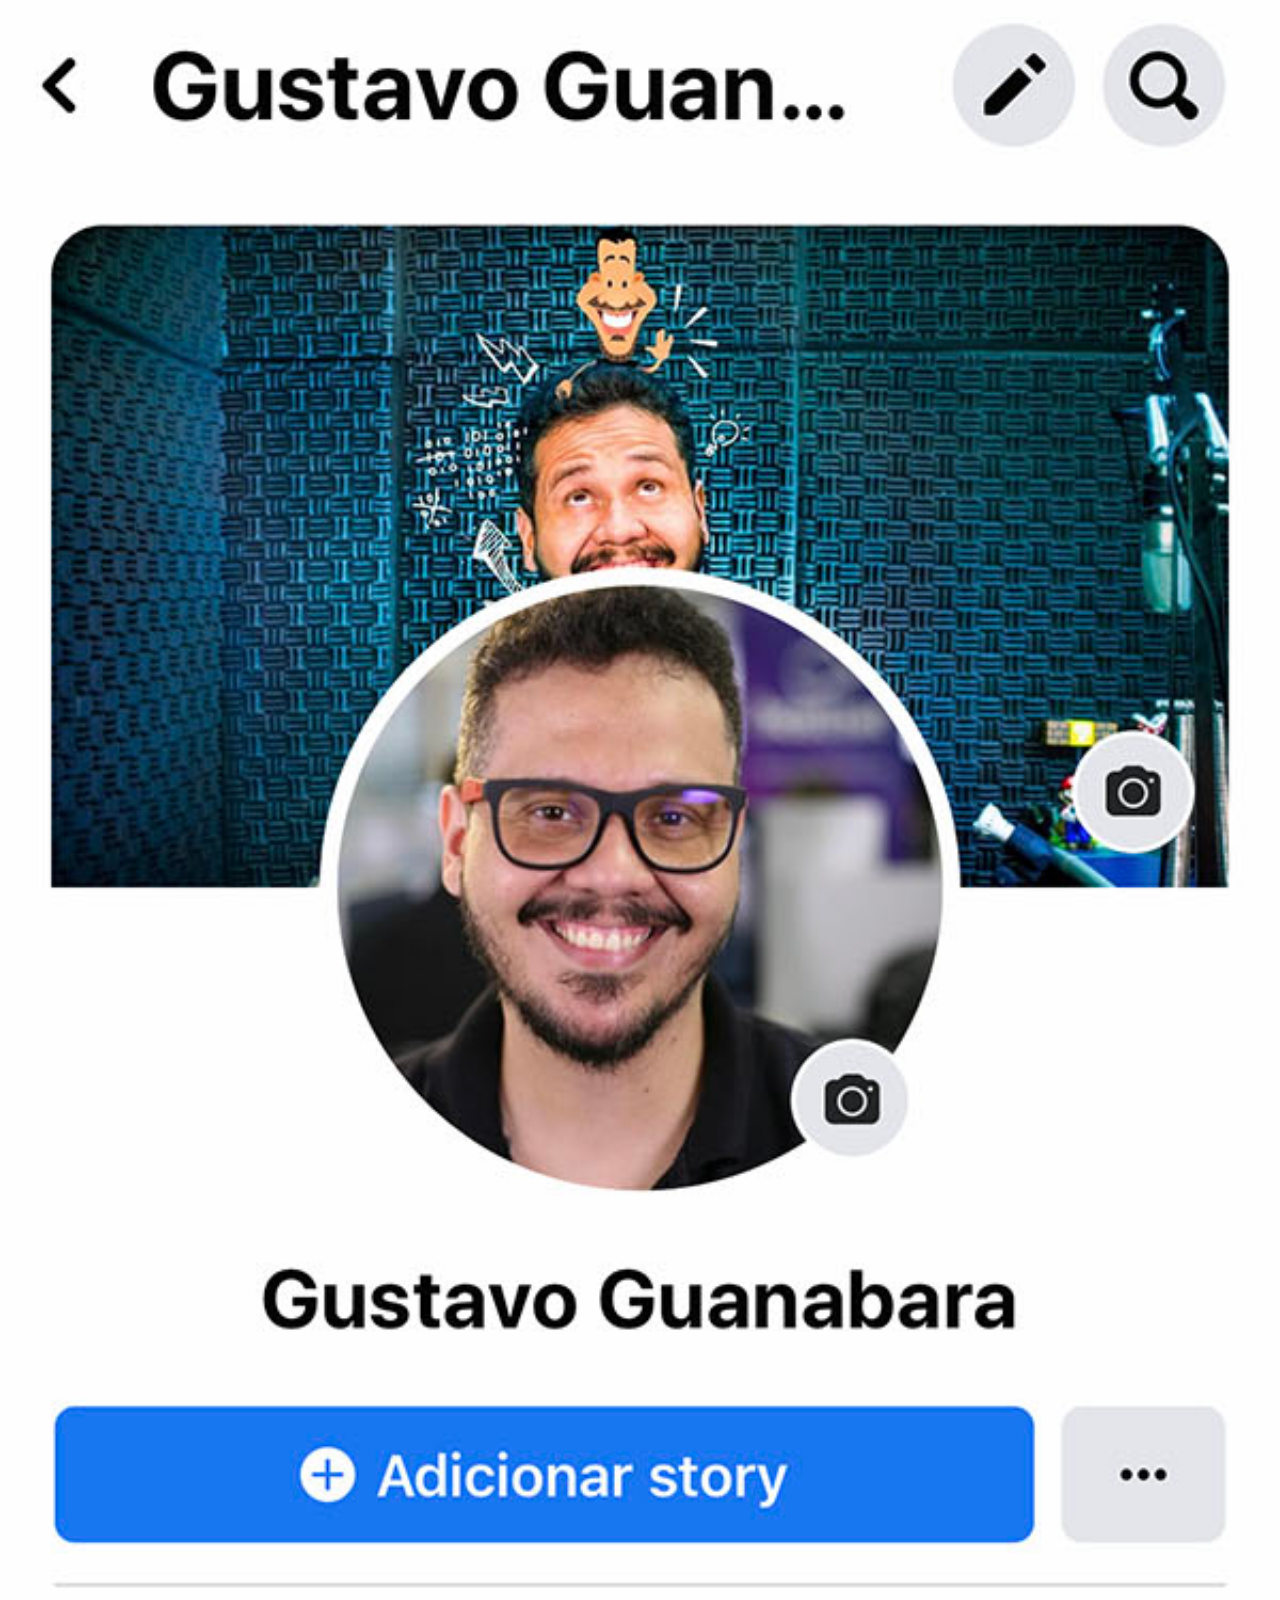
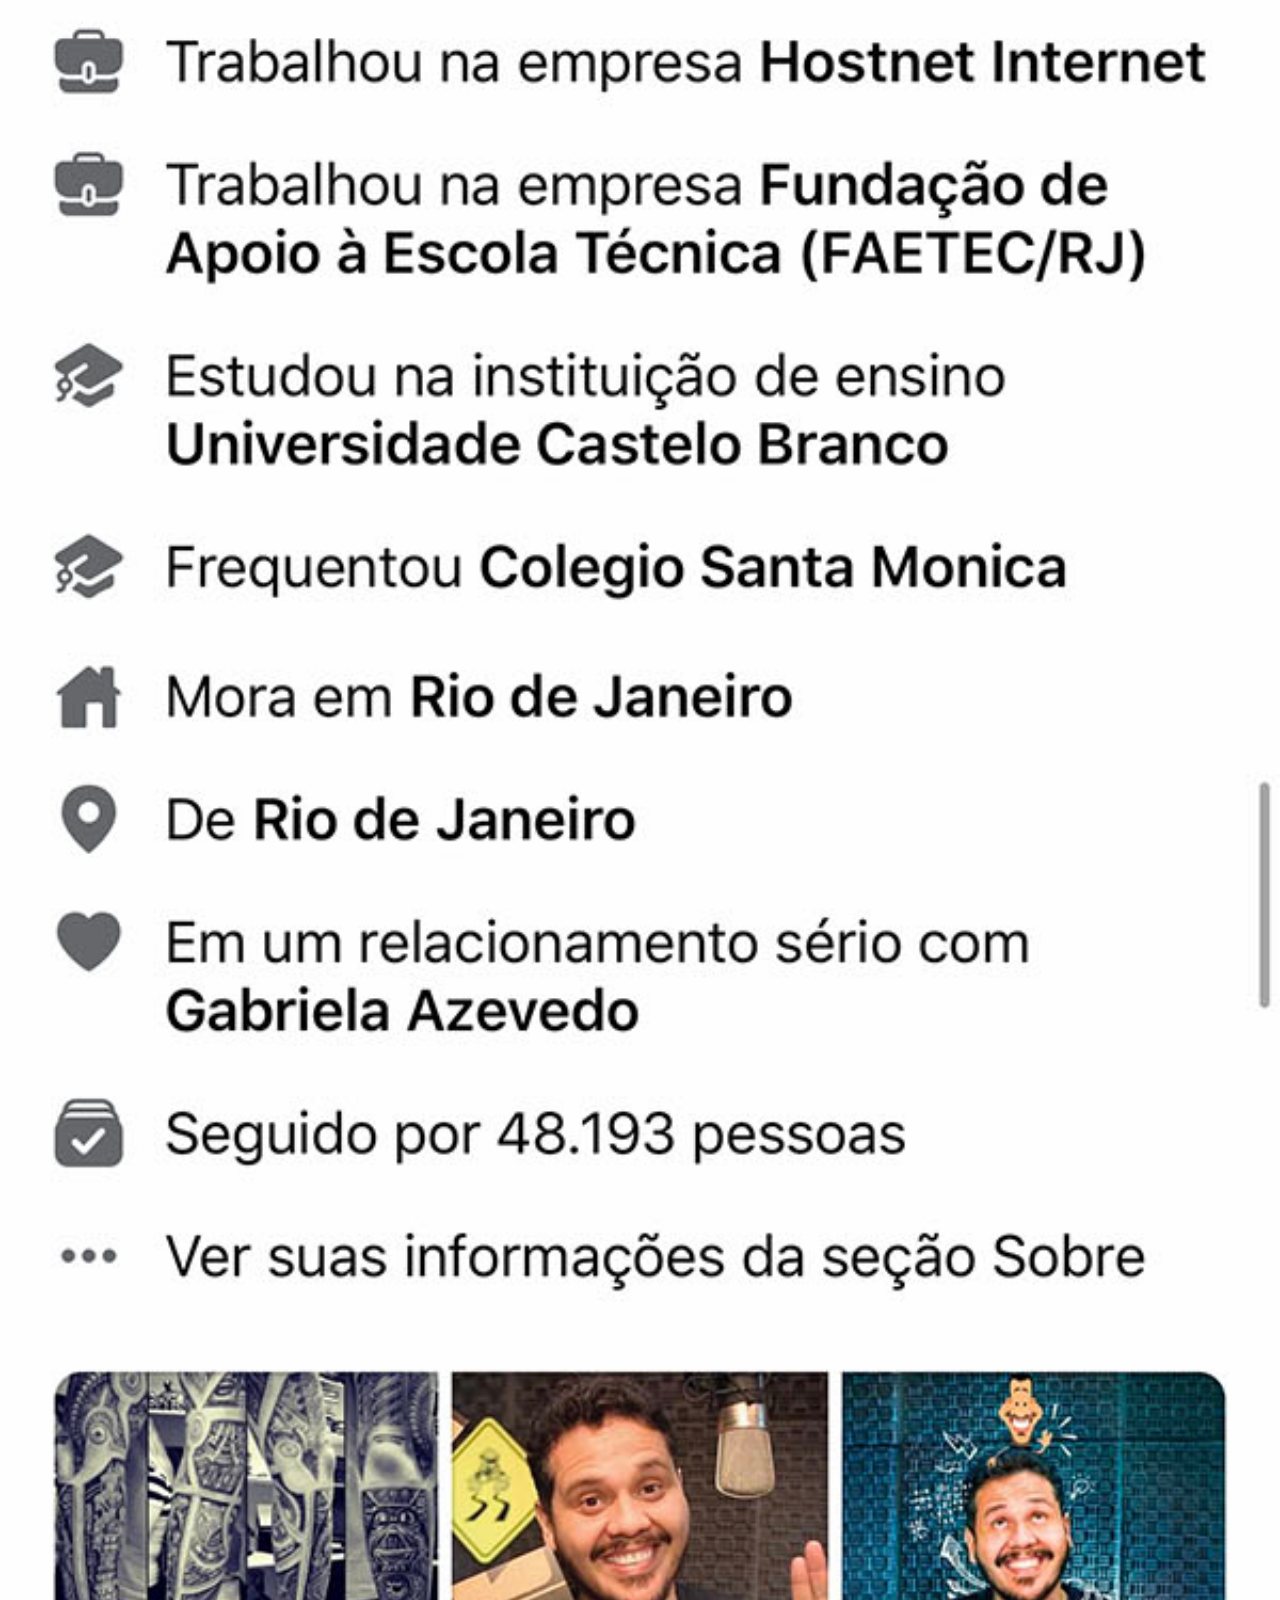
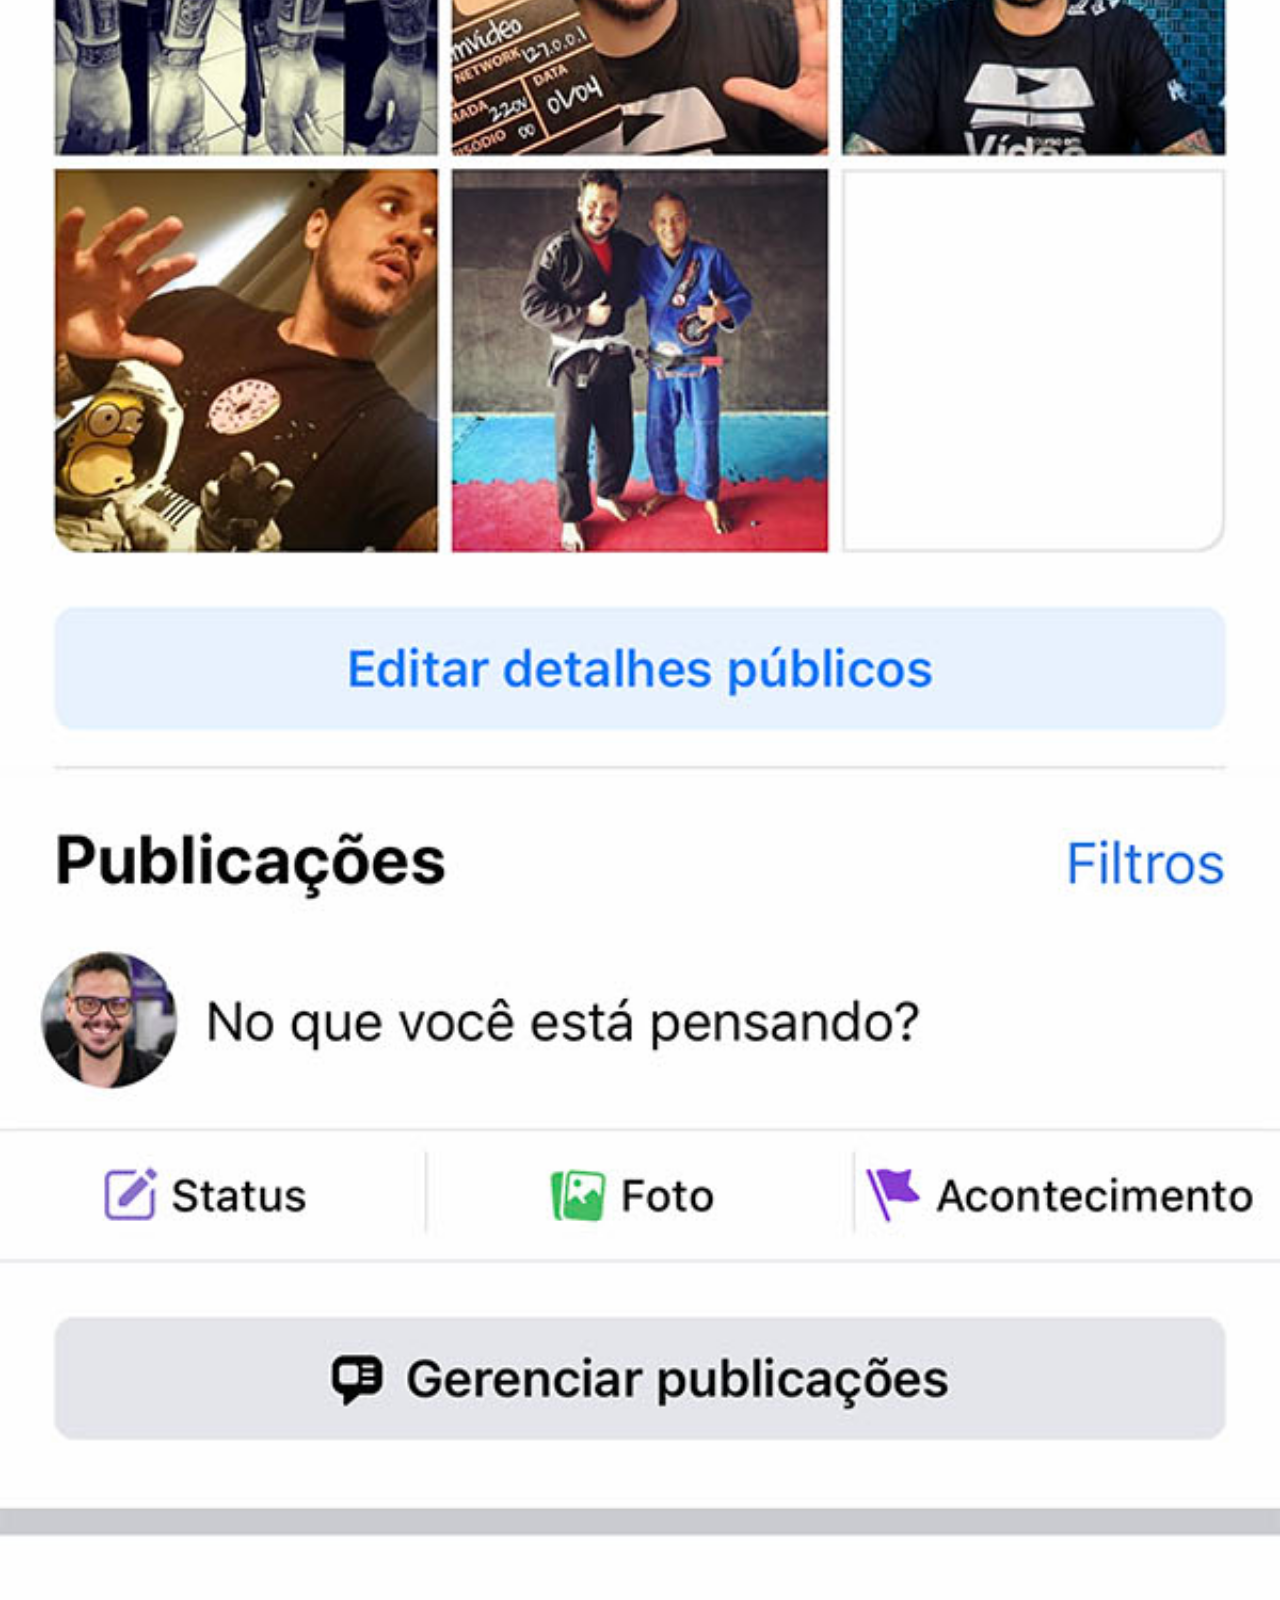
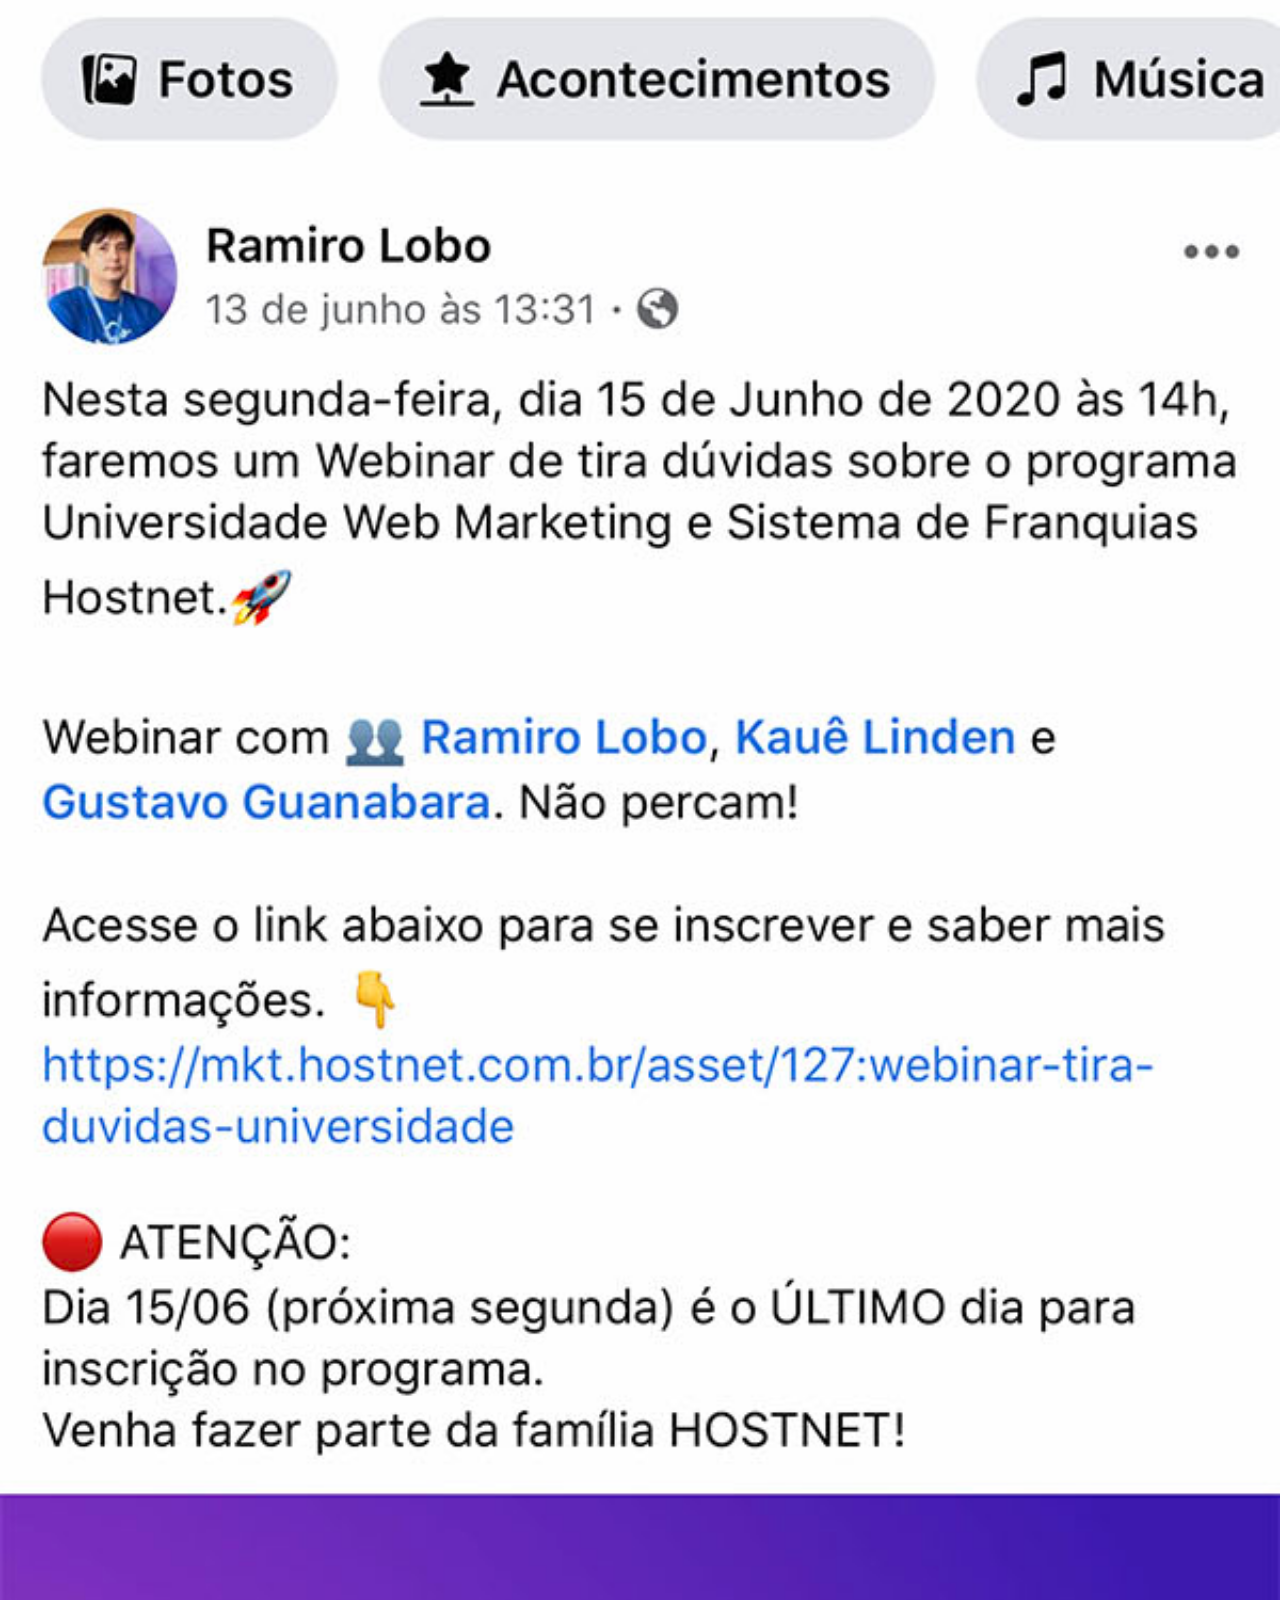
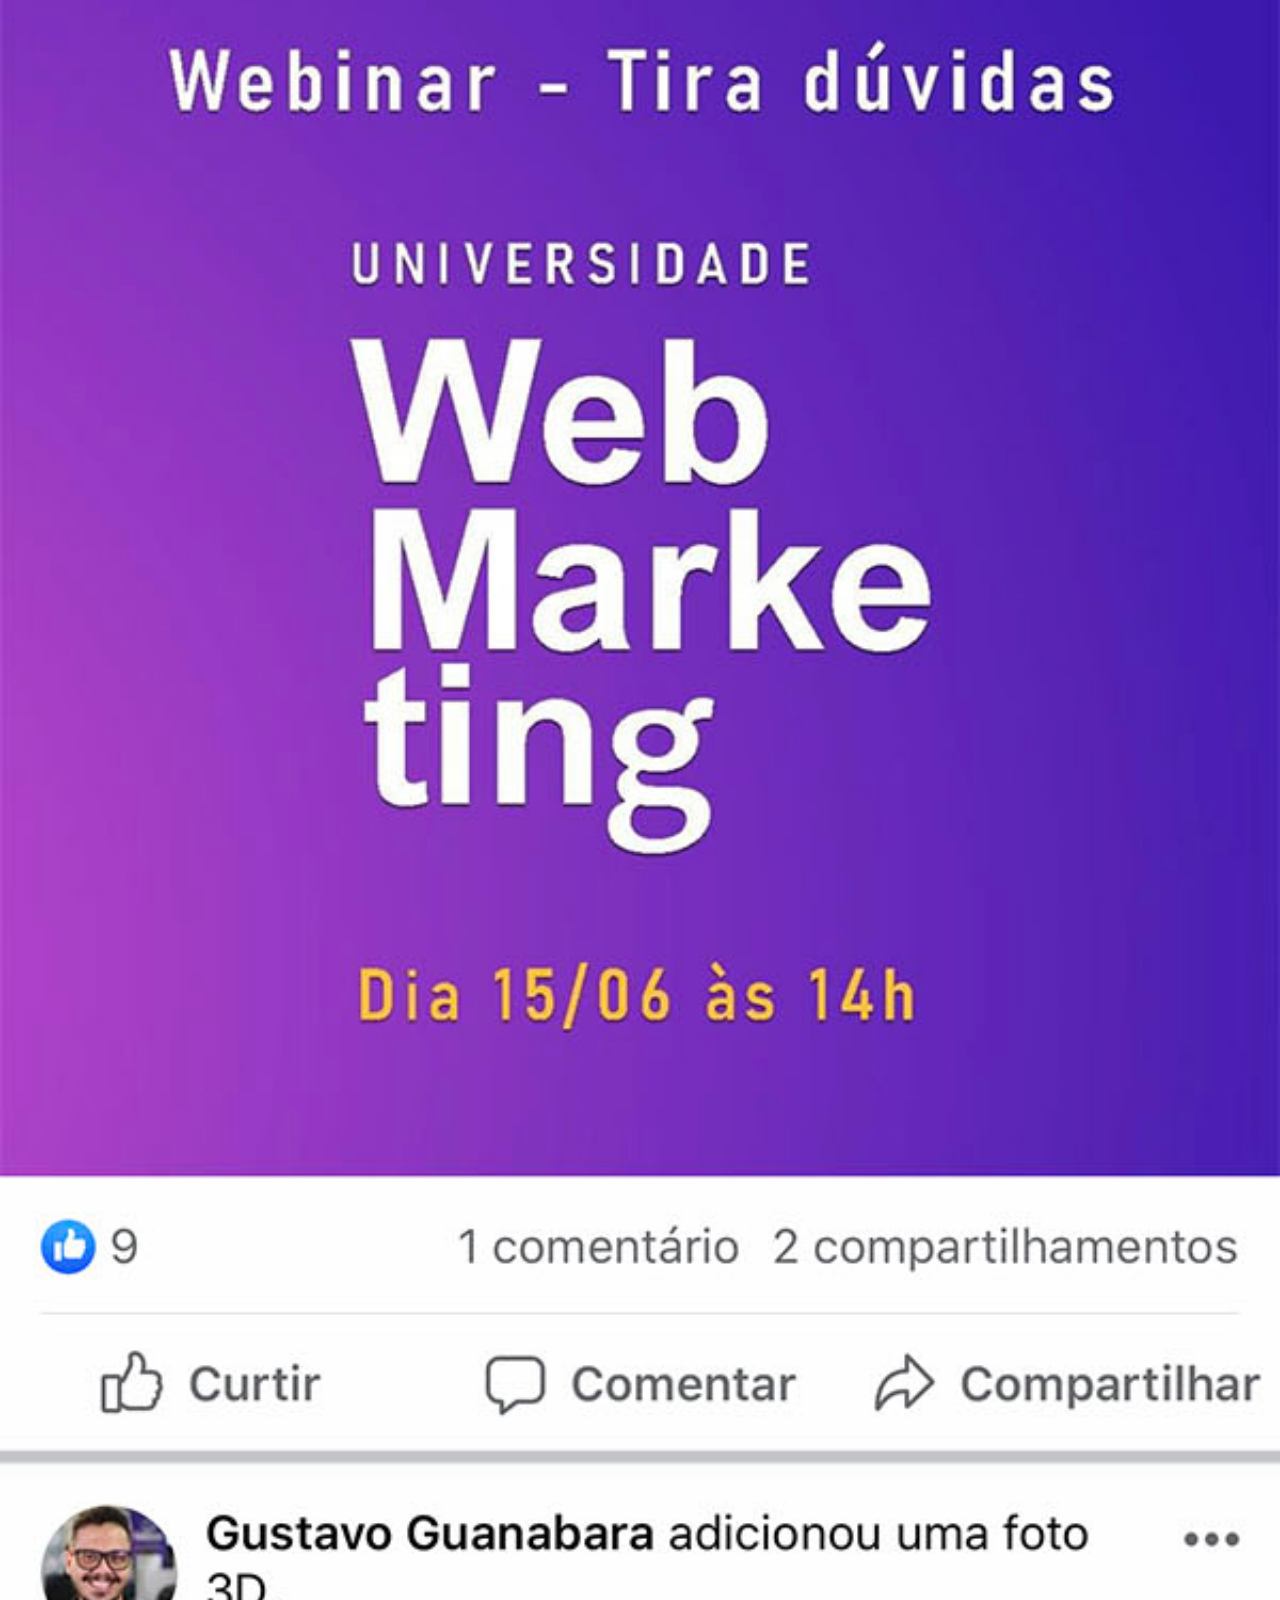
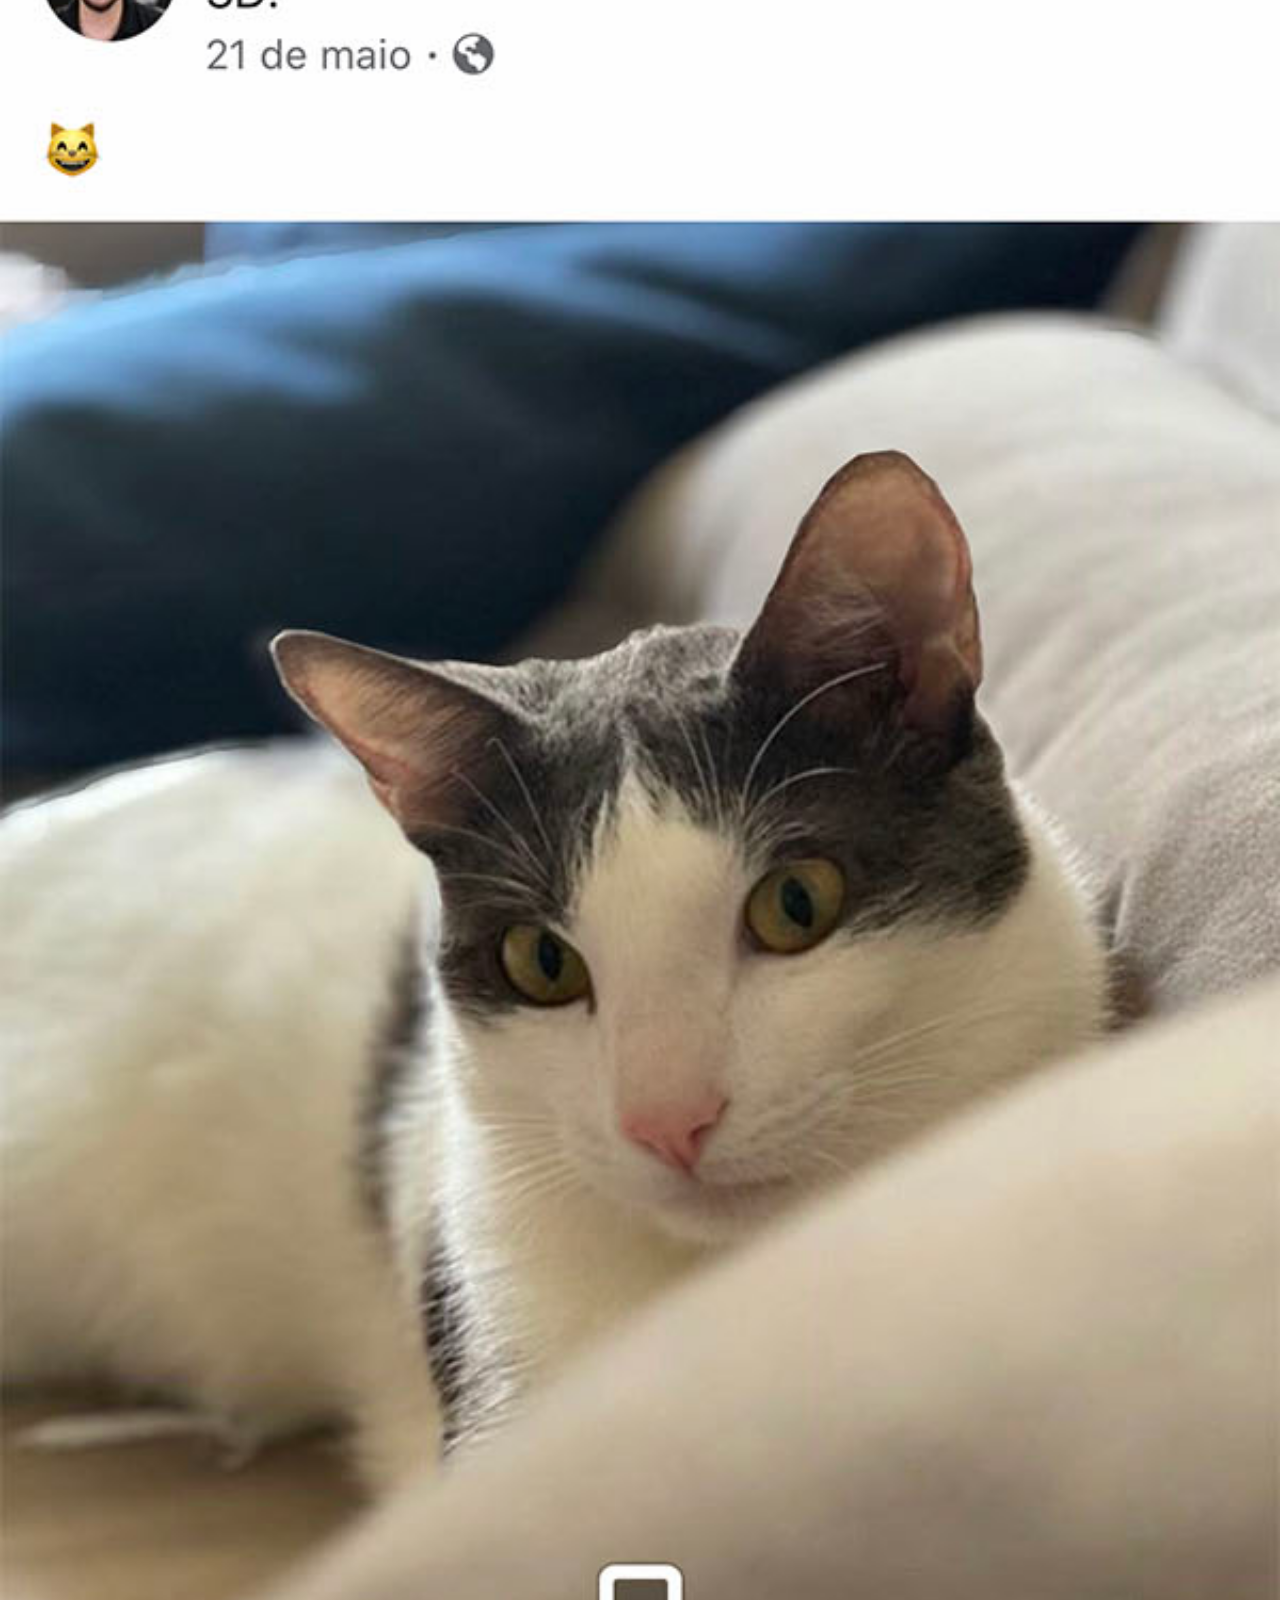
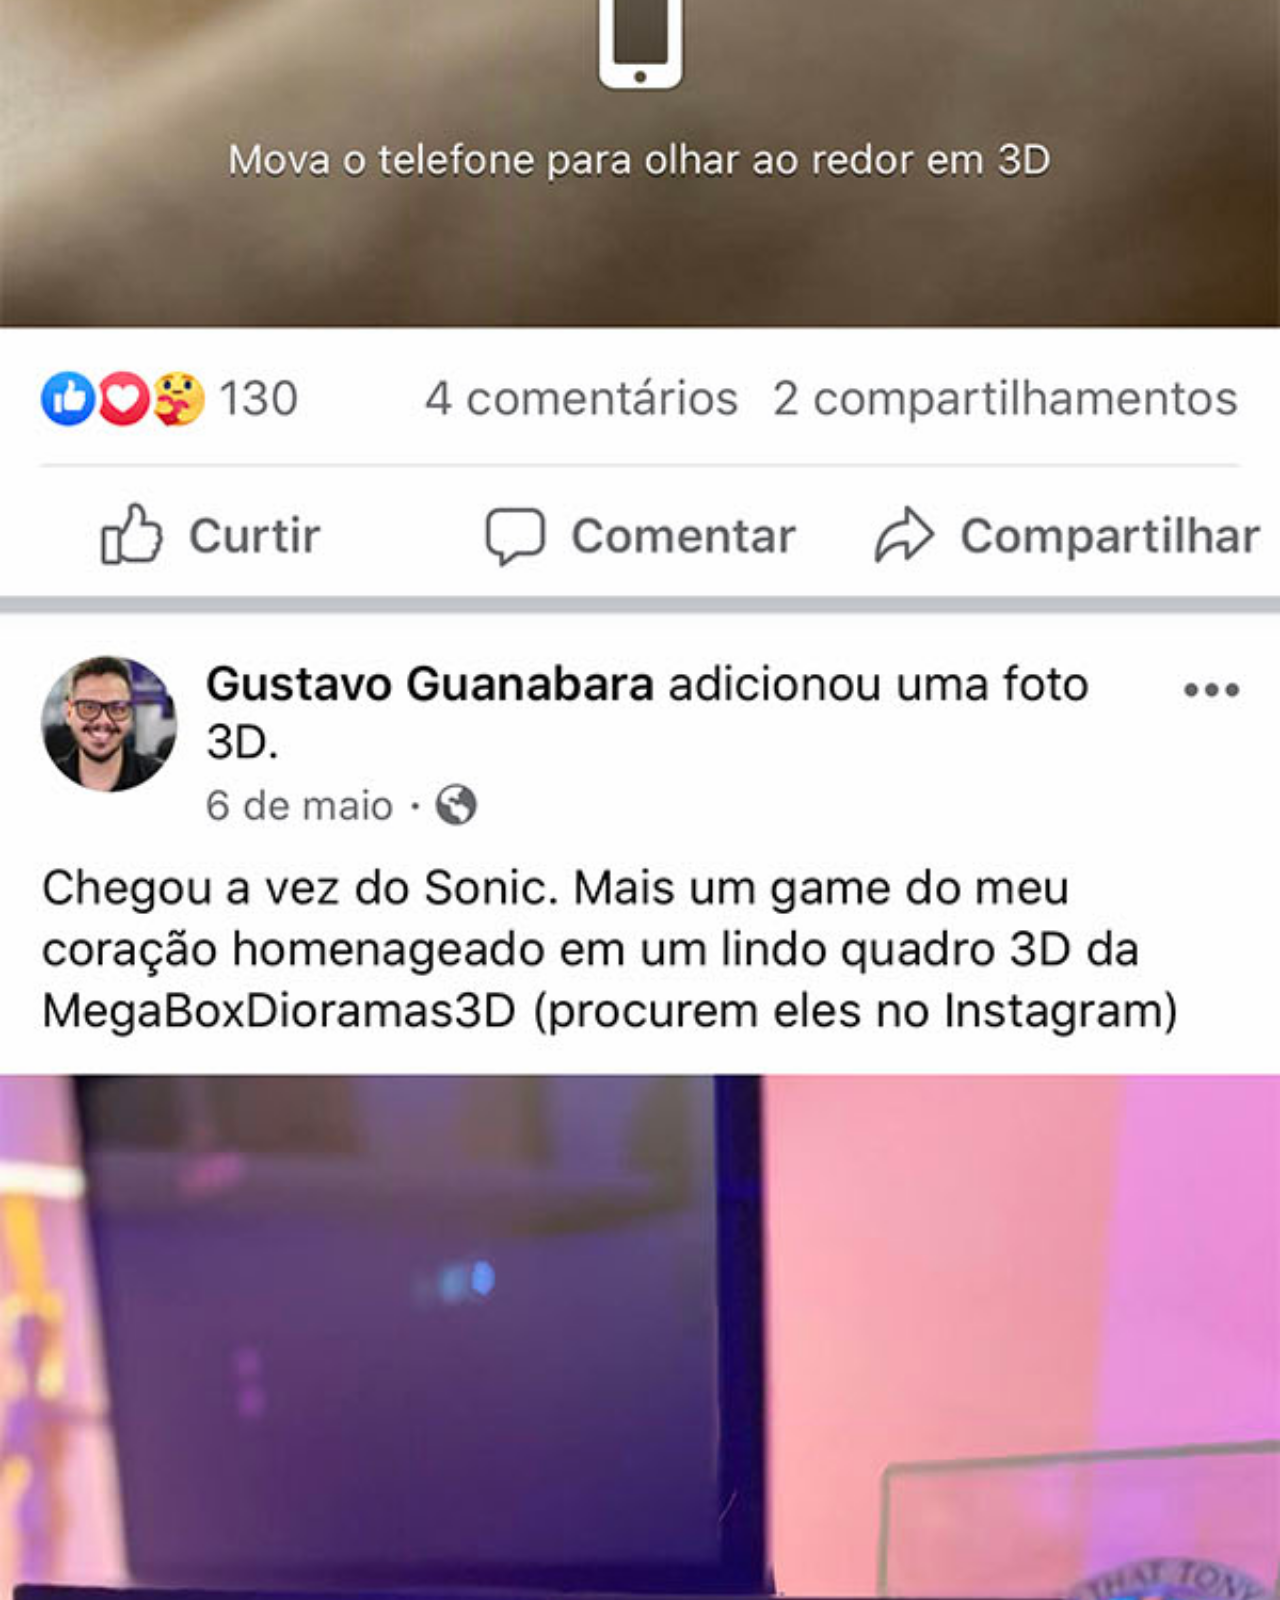
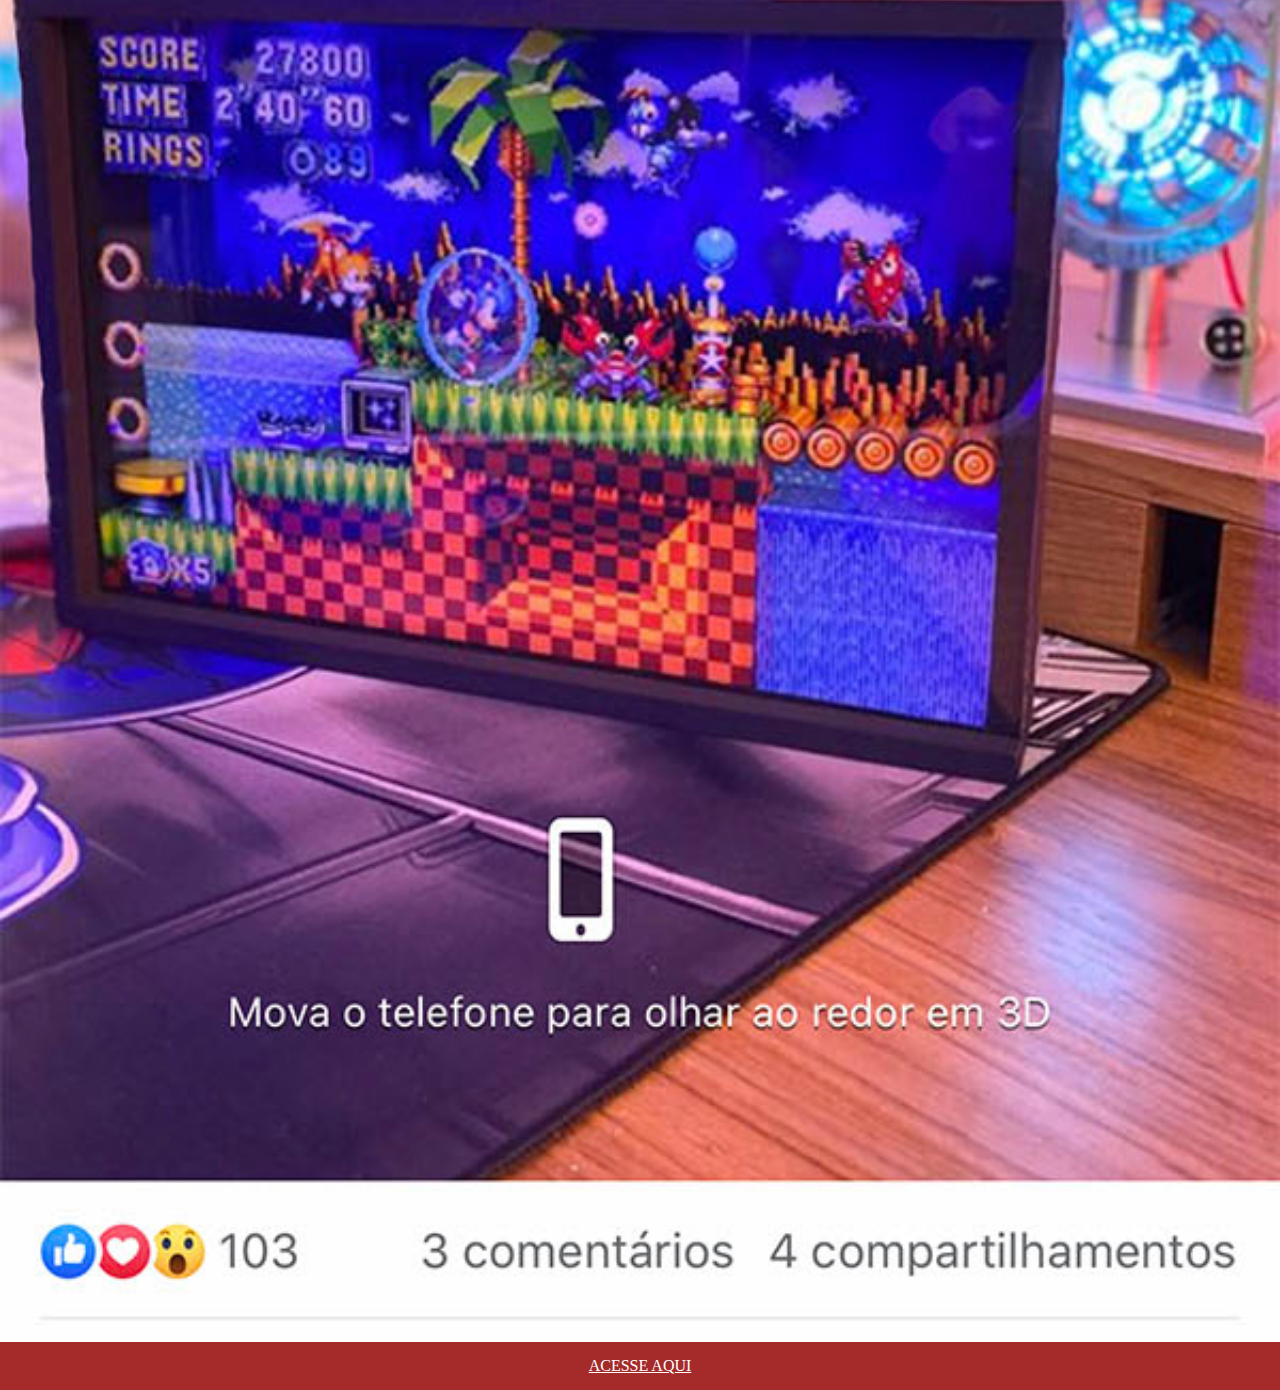
<file: facebook.html>
<!DOCTYPE html>
<html lang="pt-br">
<head>
    <meta charset="UTF-8">
    <meta name="viewport" content="width=device-width, initial-scale=1.0">
    <title>facebook</title>
    

</head>
<style>
     * {
            margin: 0px;
            padding: 0px;
        }
        img {
            width: 100%;
        }
        a {
            color: white;
            background-color: brown;
            text-align: center;
            display: block;
            padding: 15px;
        }
</style>
<body>
    <img src="imagens/tela-facebook.jpg" alt="tela-facebook" >
    <a href="https://web.facebook.com/gustavoguanabara/?locale=pt_BR&_rdc=1&_rdr#" target="_blank">ACESSE AQUI</a>
</body>
</html>
</file>
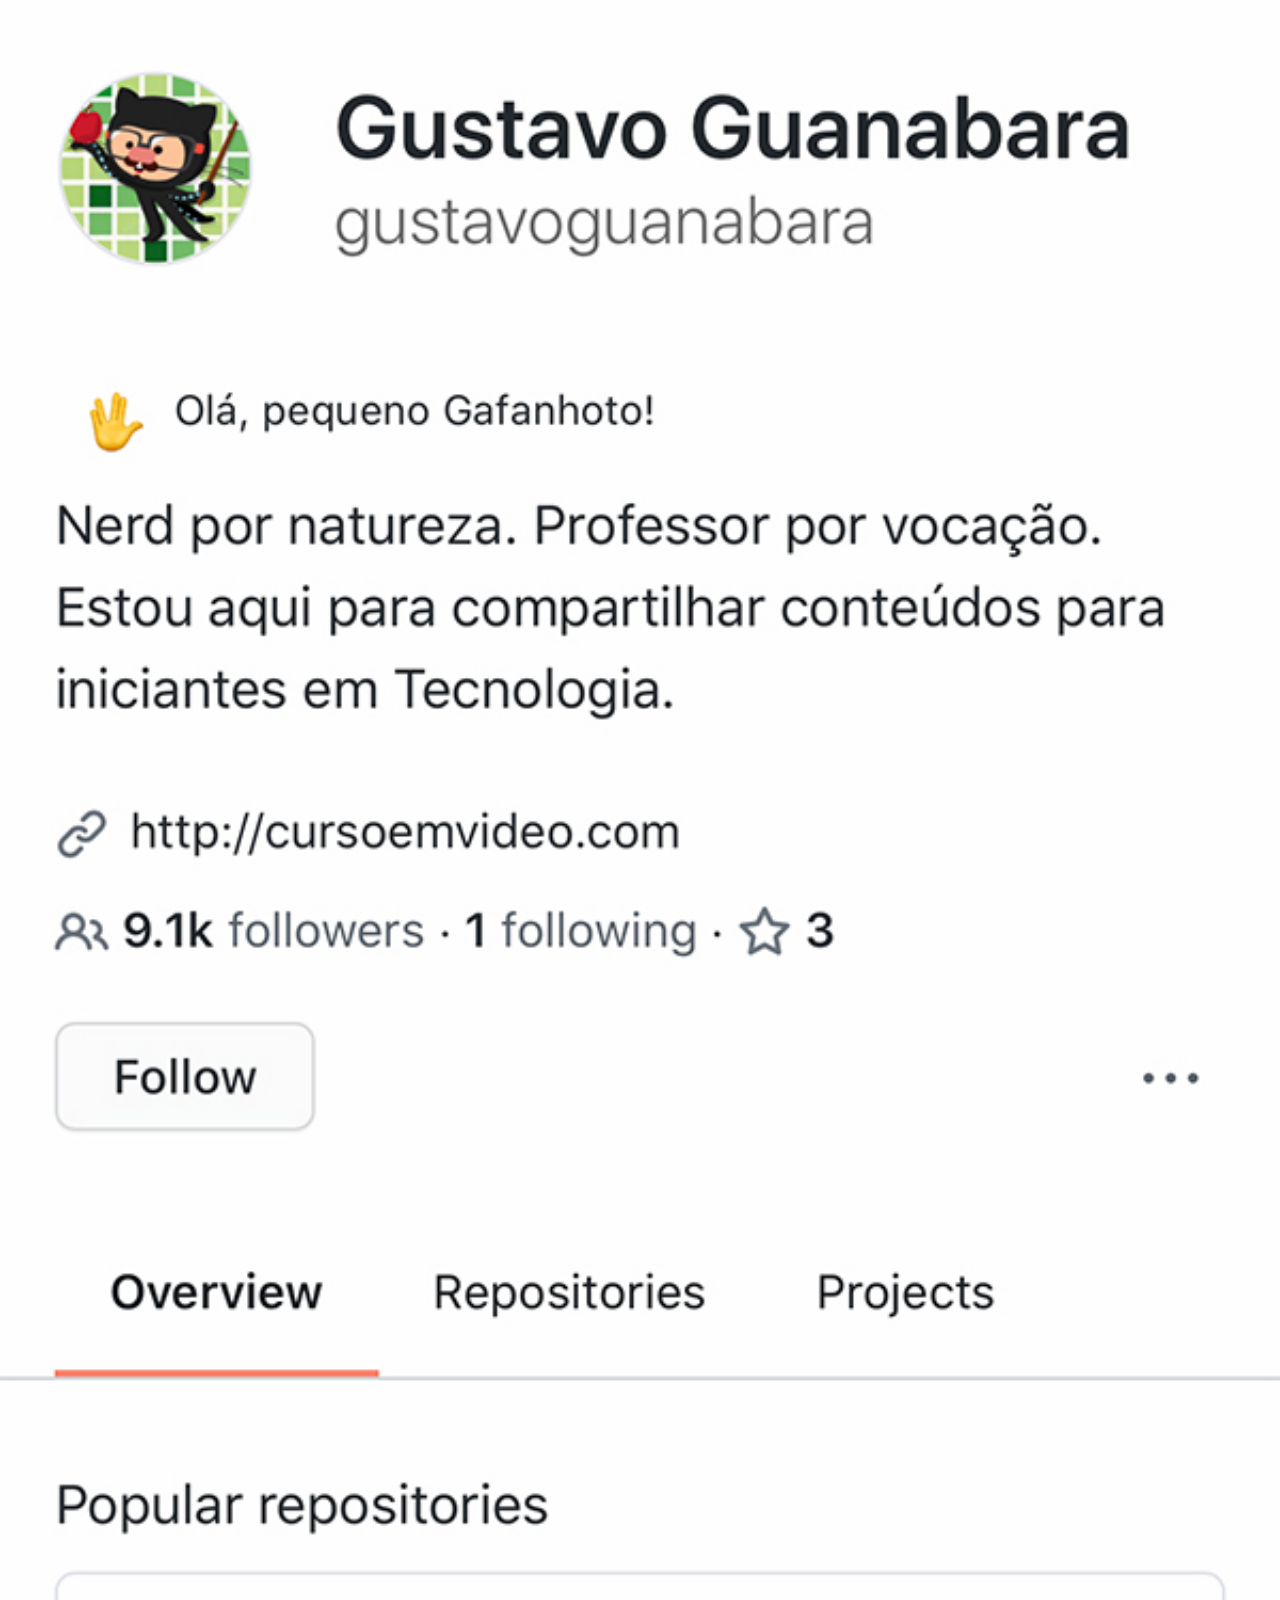
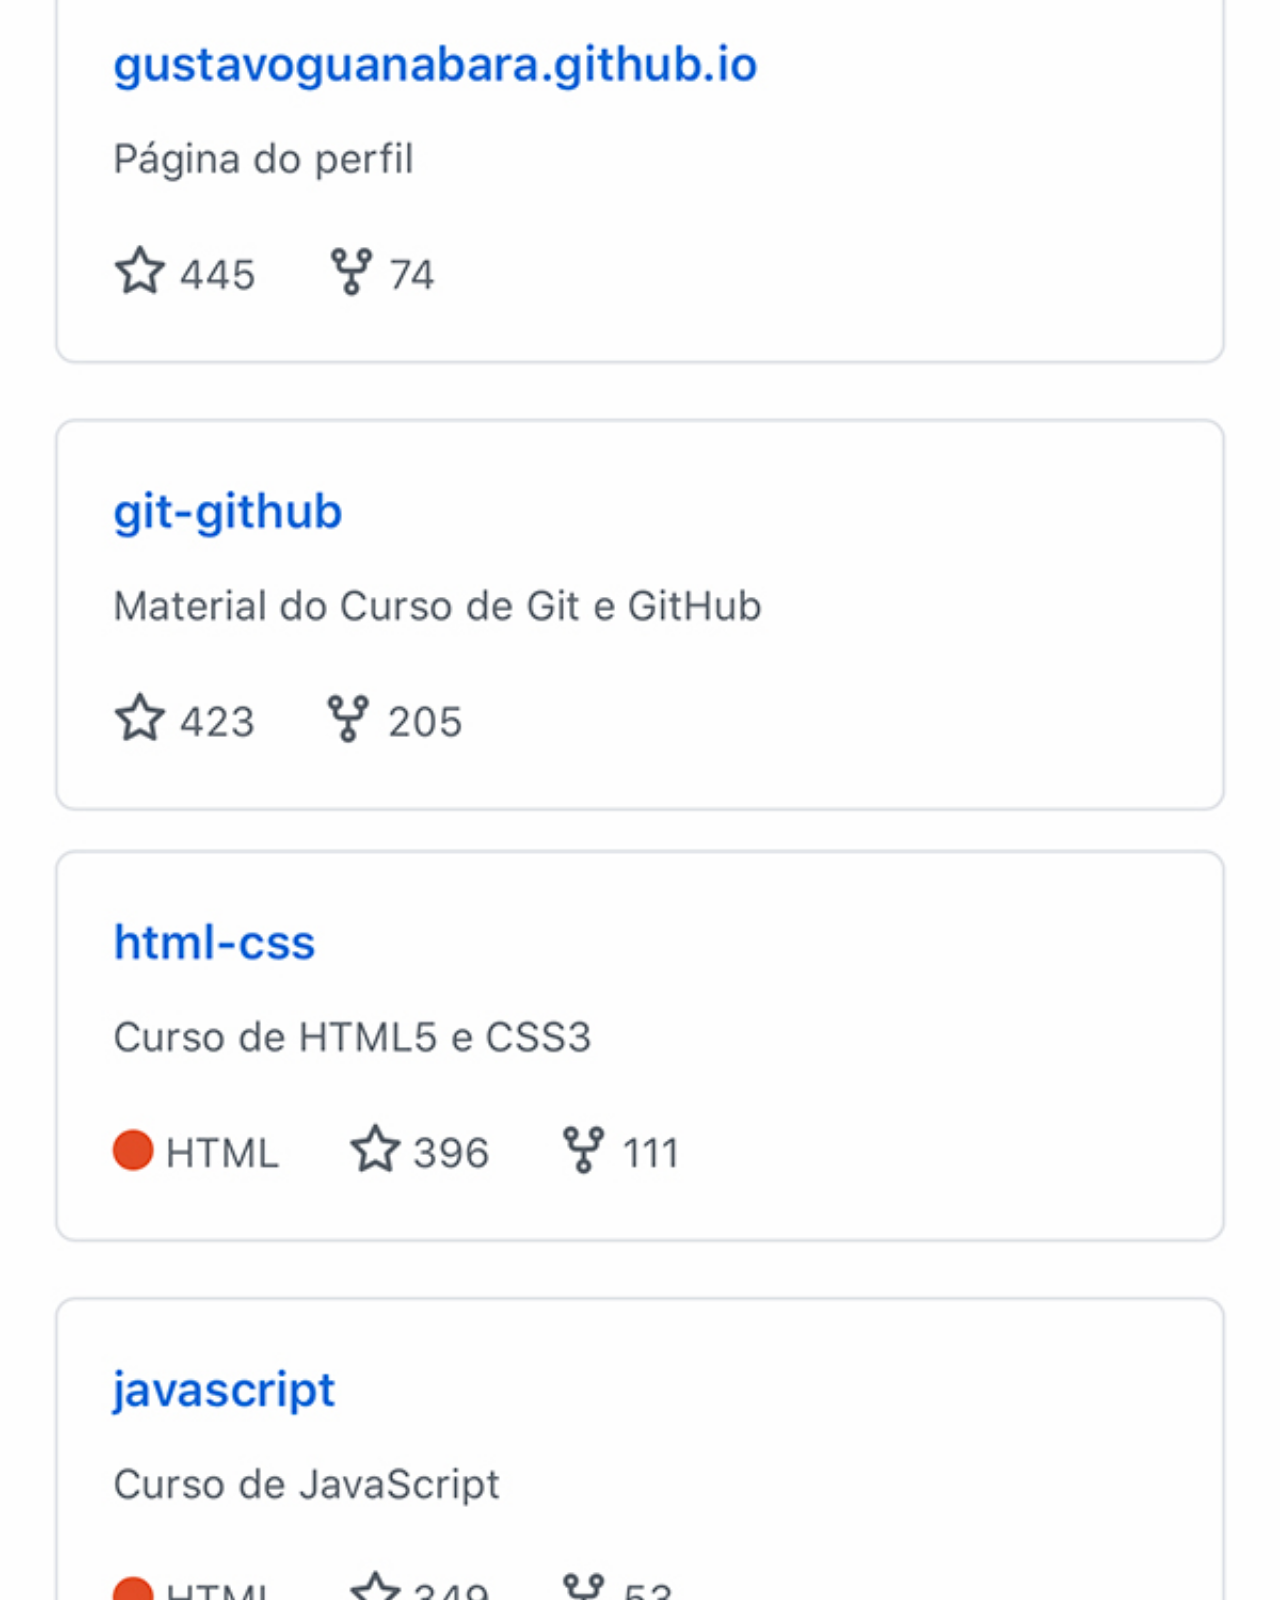
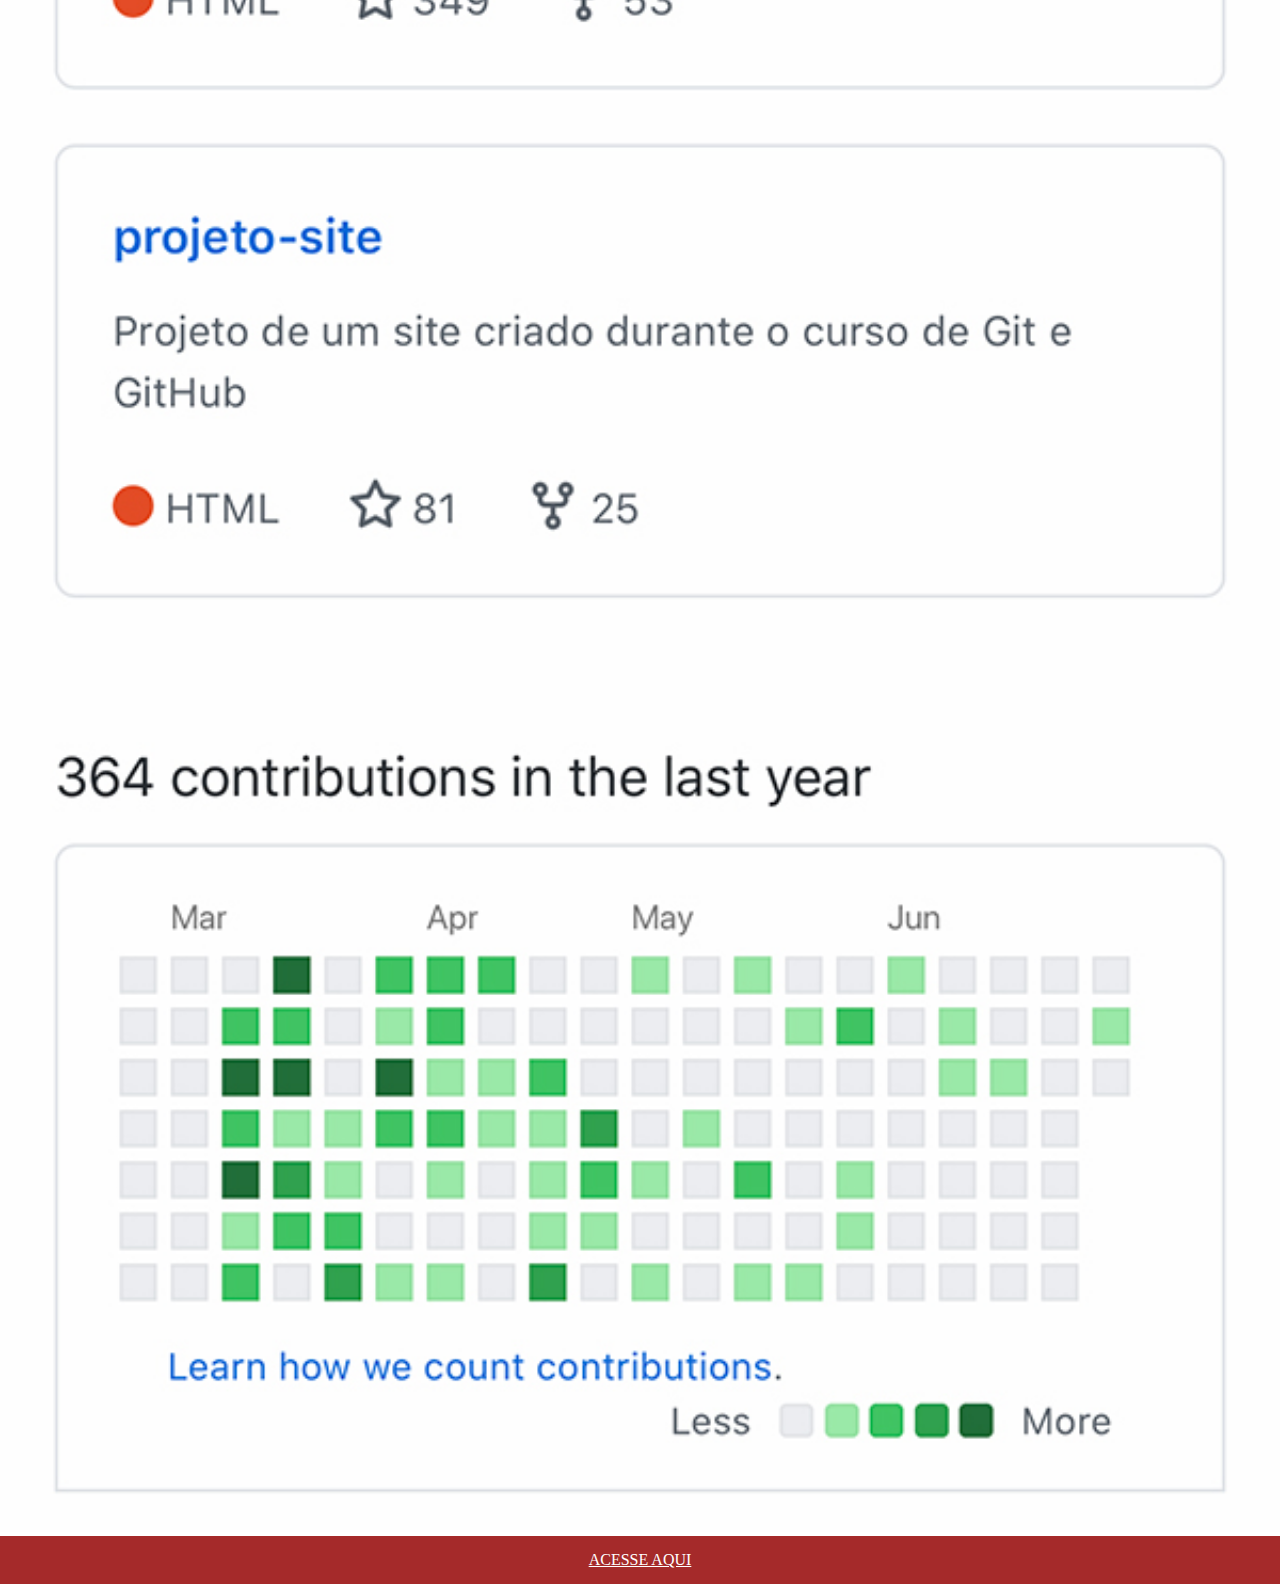
<file: github.html>
<!DOCTYPE html>
<html lang="pt-br">
<head>
    <meta charset="UTF-8">
    <meta name="viewport" content="width=device-width, initial-scale=1.0">
    <title>Document</title>
    

</head>
<style>
     * {
            margin: 0px;
            padding: 0px;
        }
        img {
            width: 100%;
        }
        a {
            color: white;
            background-color: brown;
            text-align: center;
            display: block;
            padding: 15px;
        }
</style>
<body>
    <img src="imagens/tela-github.jpg" alt="tela-github" >
    <a href="https://github.com/gustavoguanabara" target="_blank">ACESSE AQUI</a>
    
</body>
</html>
</file>
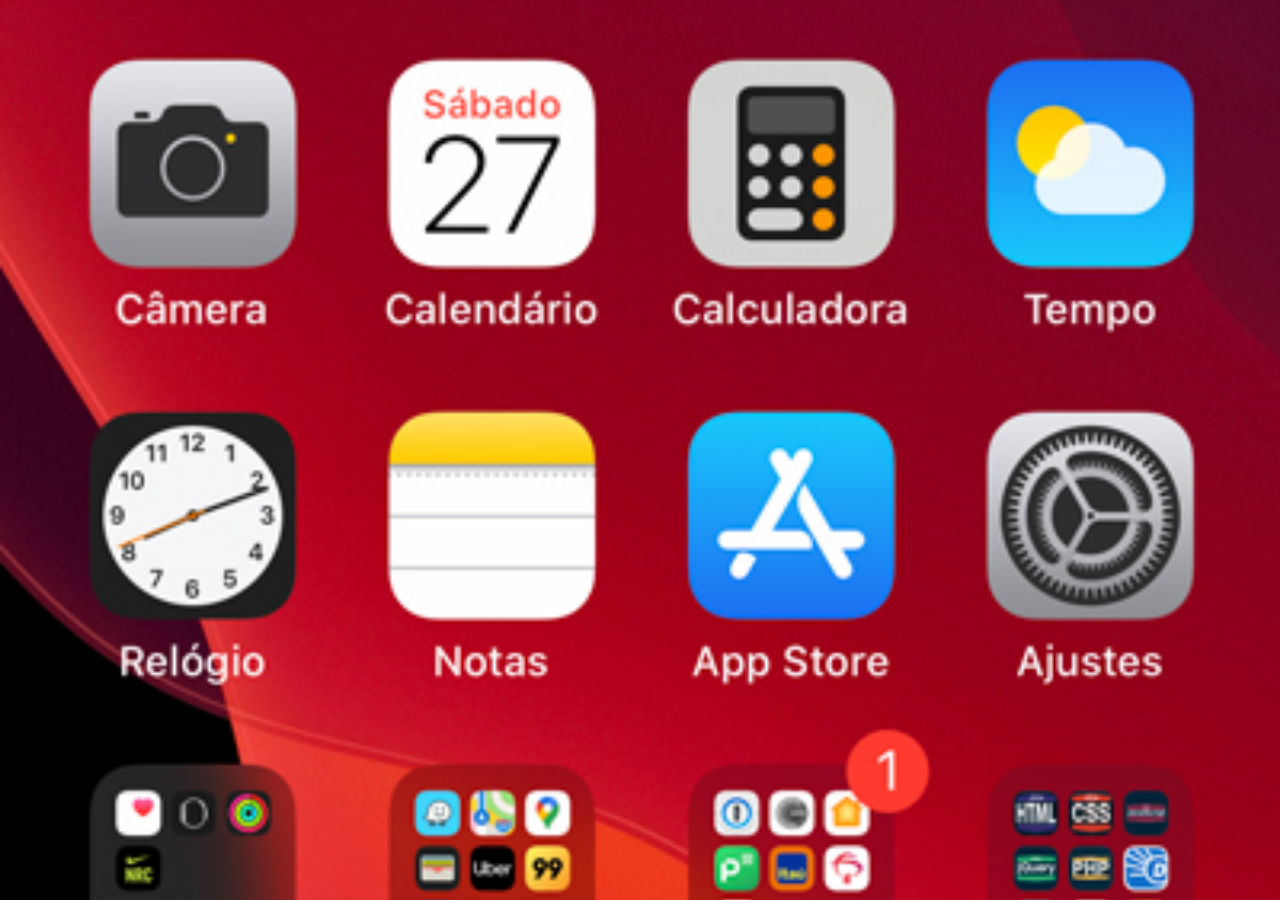
<file: home.html>
<!DOCTYPE html>
<html lang="pt-br">
<head>
    <meta charset="UTF-8">
    <meta name="viewport" content="width=device-width, initial-scale=1.0">
    <title>home</title>
</head>
<style>

    * {
        margin: 0px;
        padding: 0px;
    }

    body {
        background-image: url("imagens/tela-home.jpg");
        background-repeat: no-repeat;
        background-position: top center;
        background-size: cover;
        width: 100vw;
        height: 100vh;
    }
</style>
<body>
    
</body>
</html>
</file>
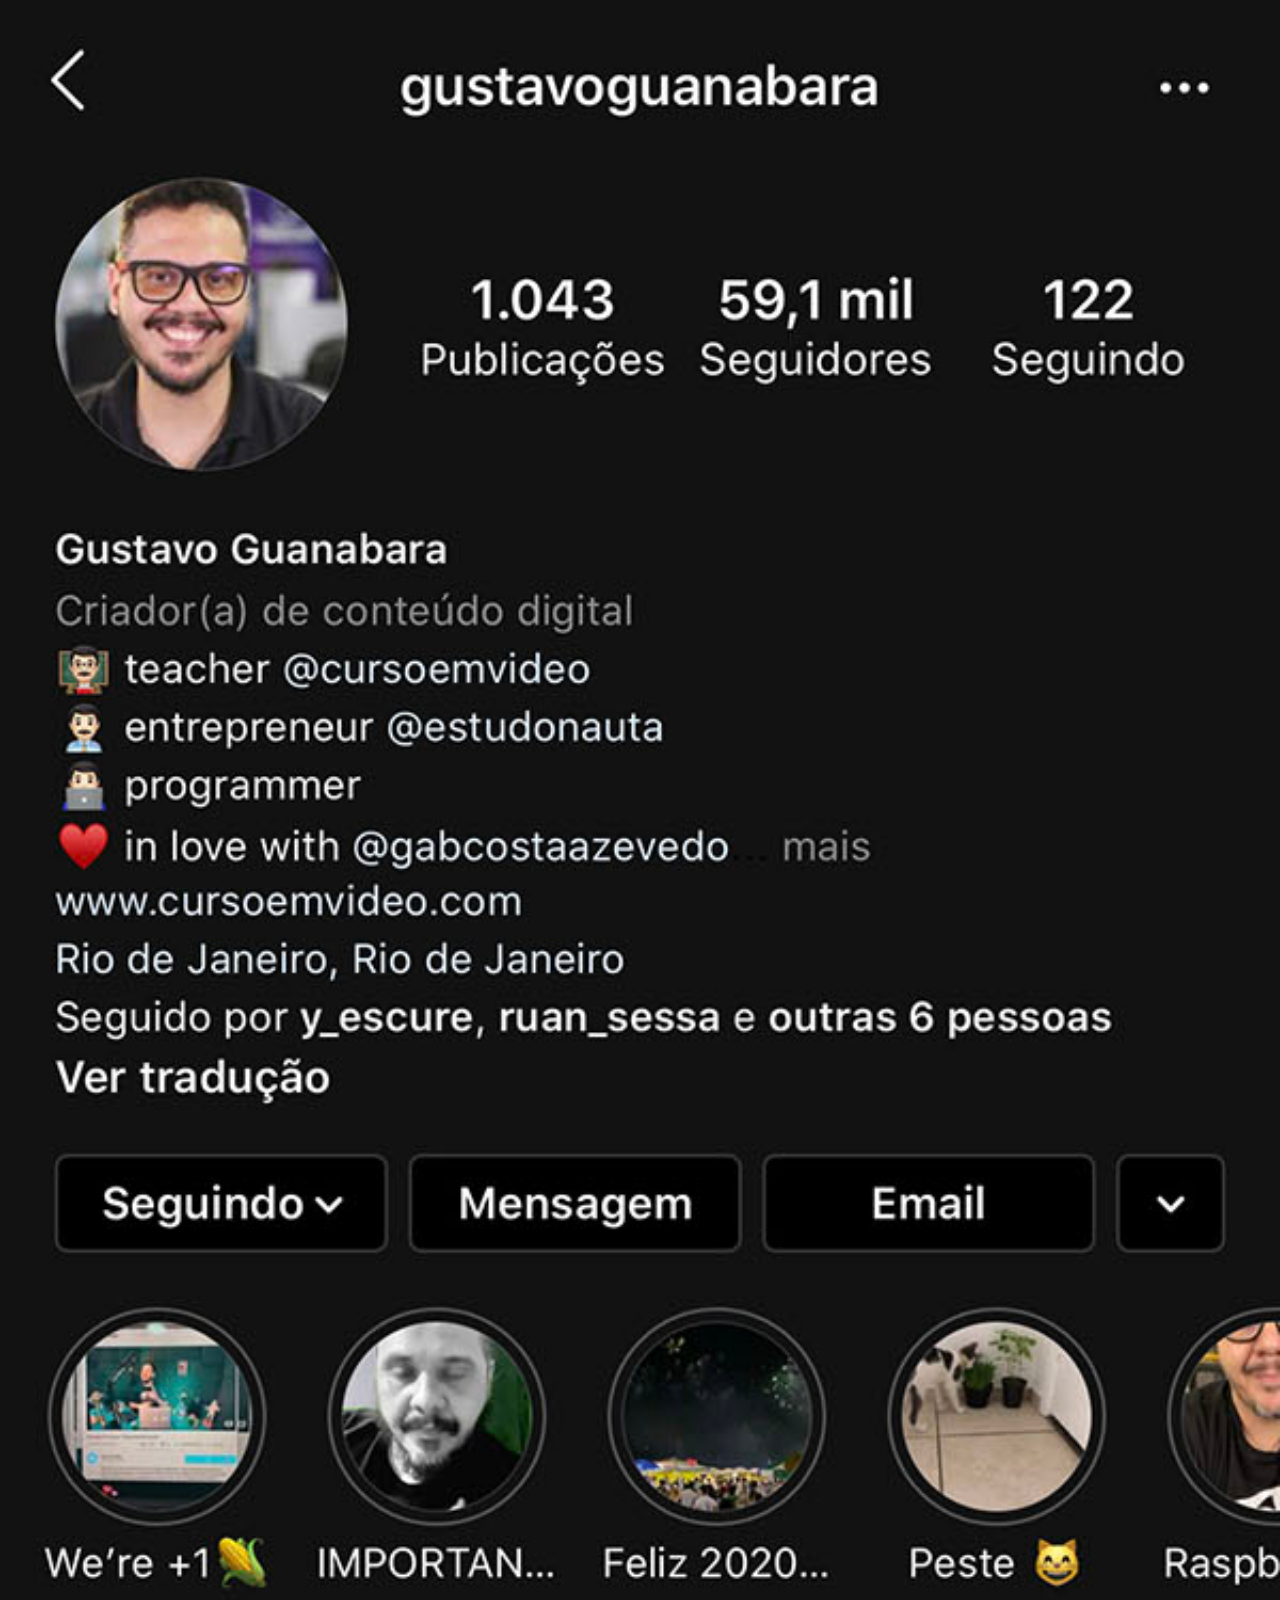
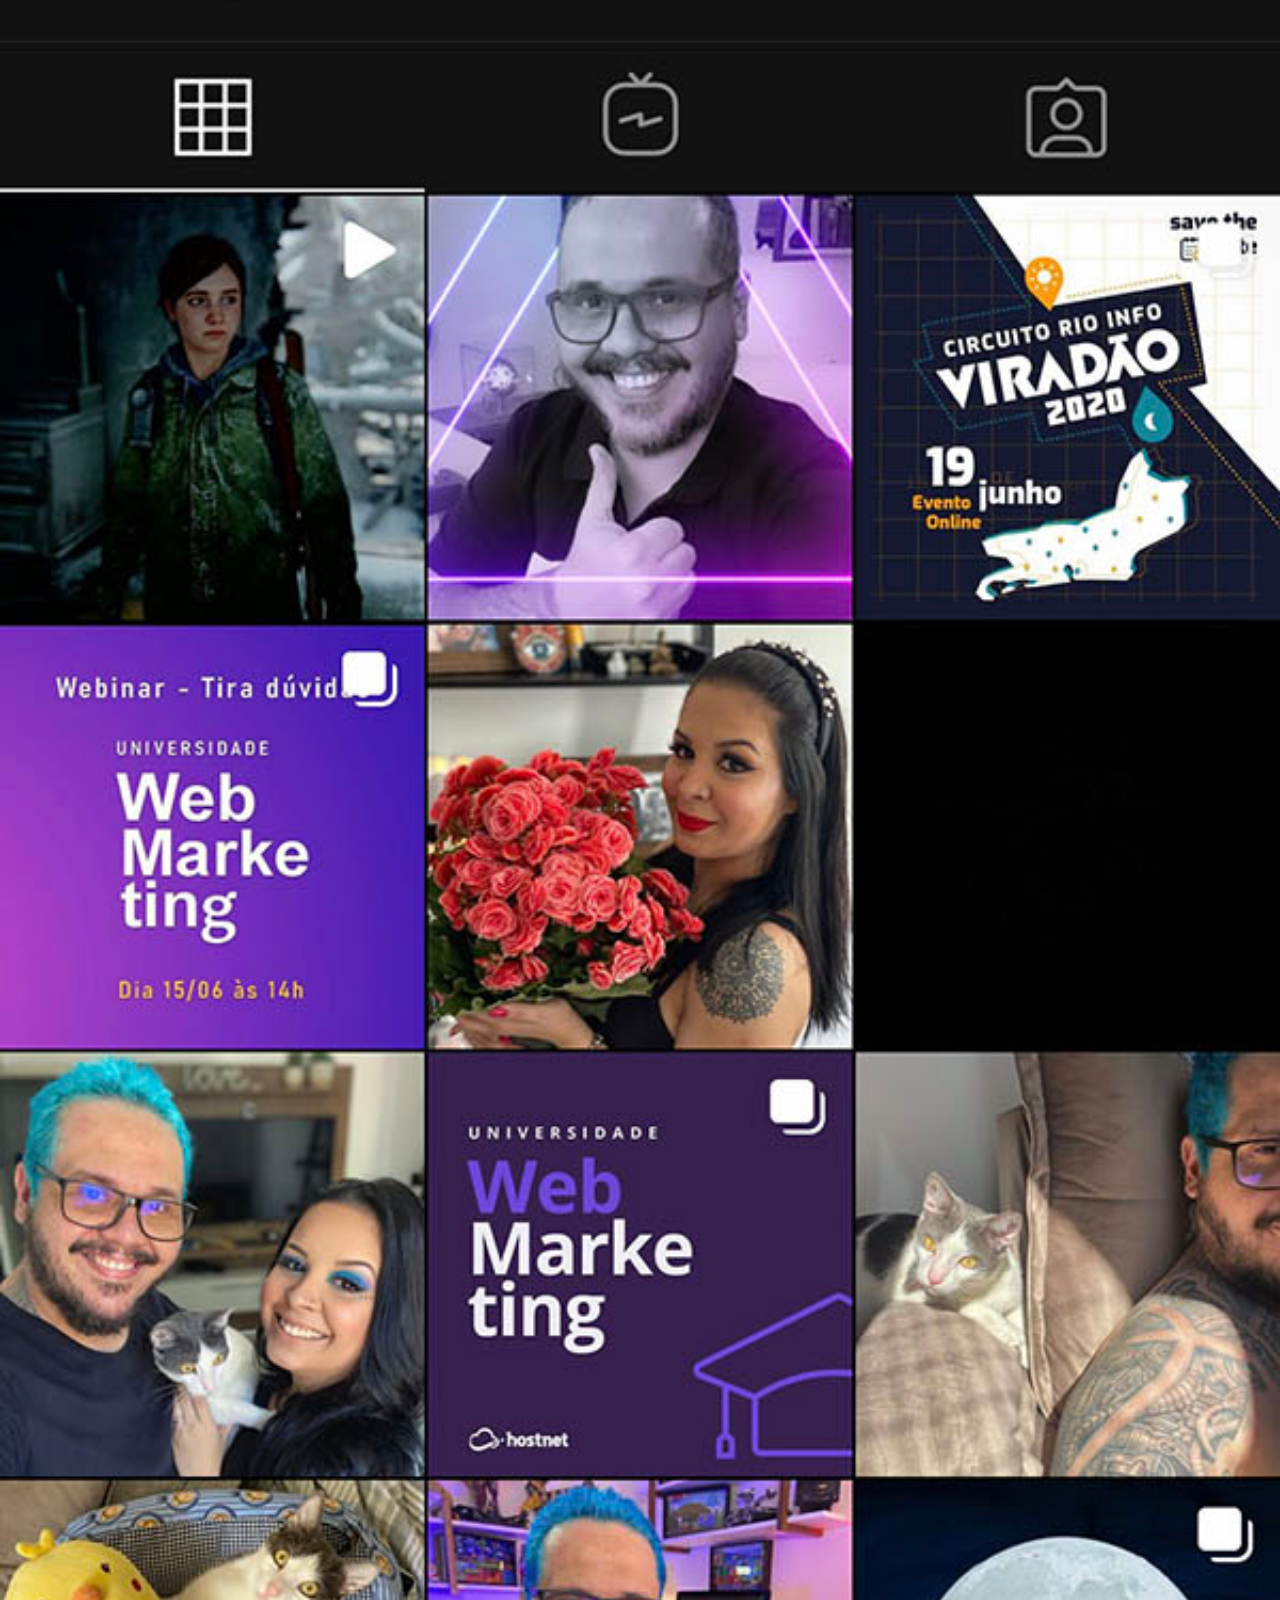
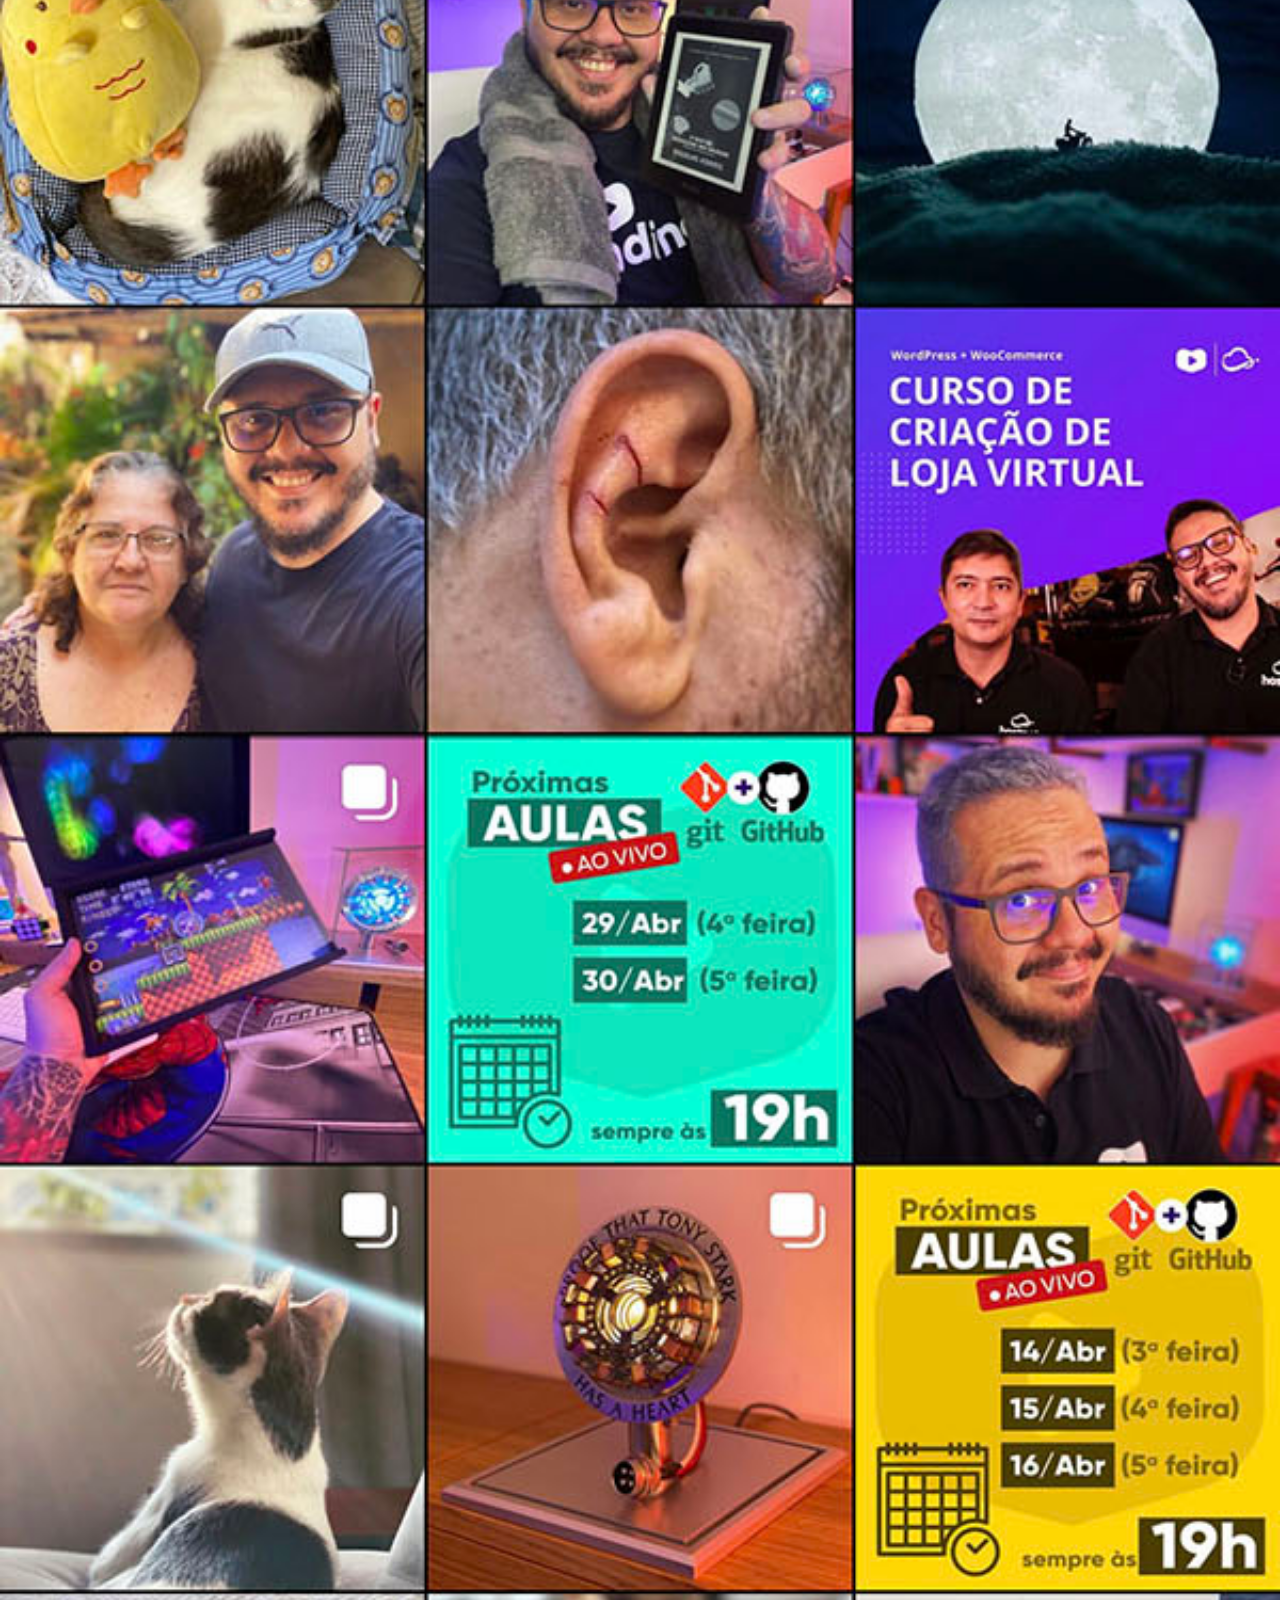
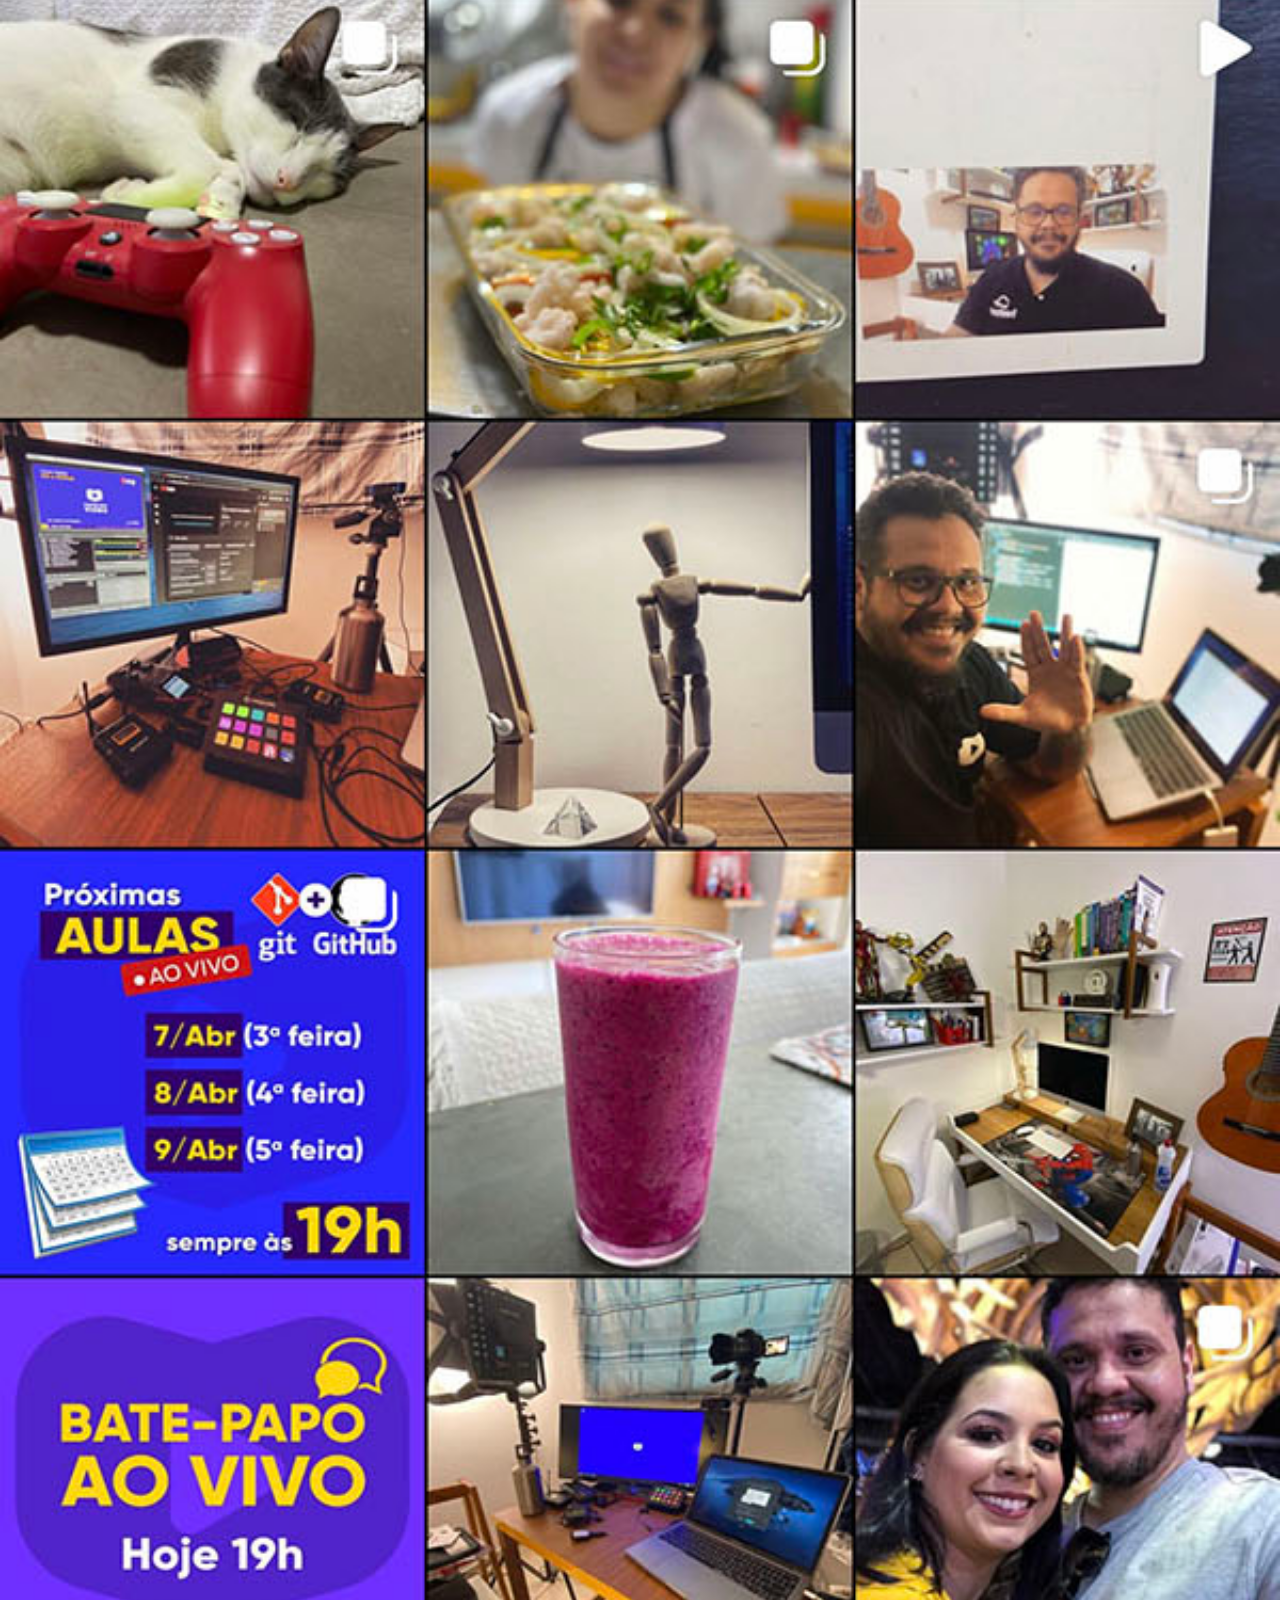
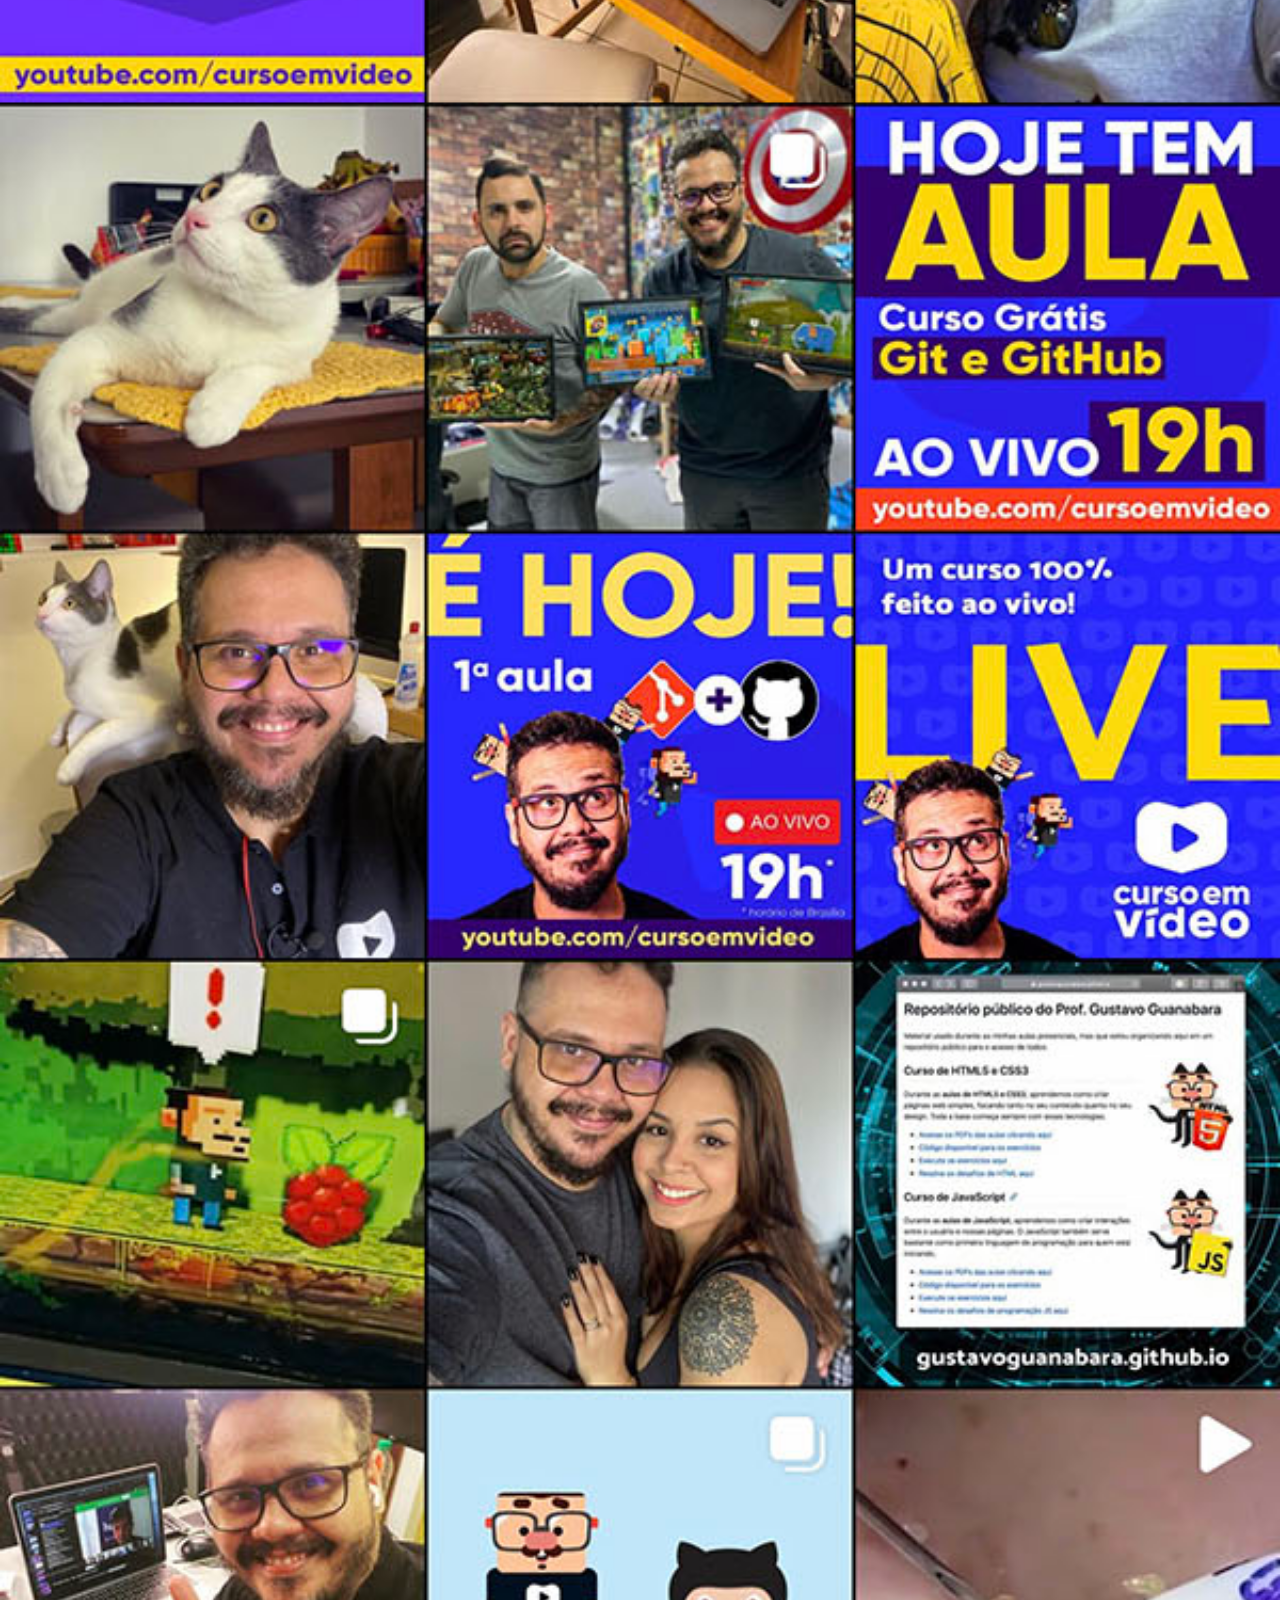
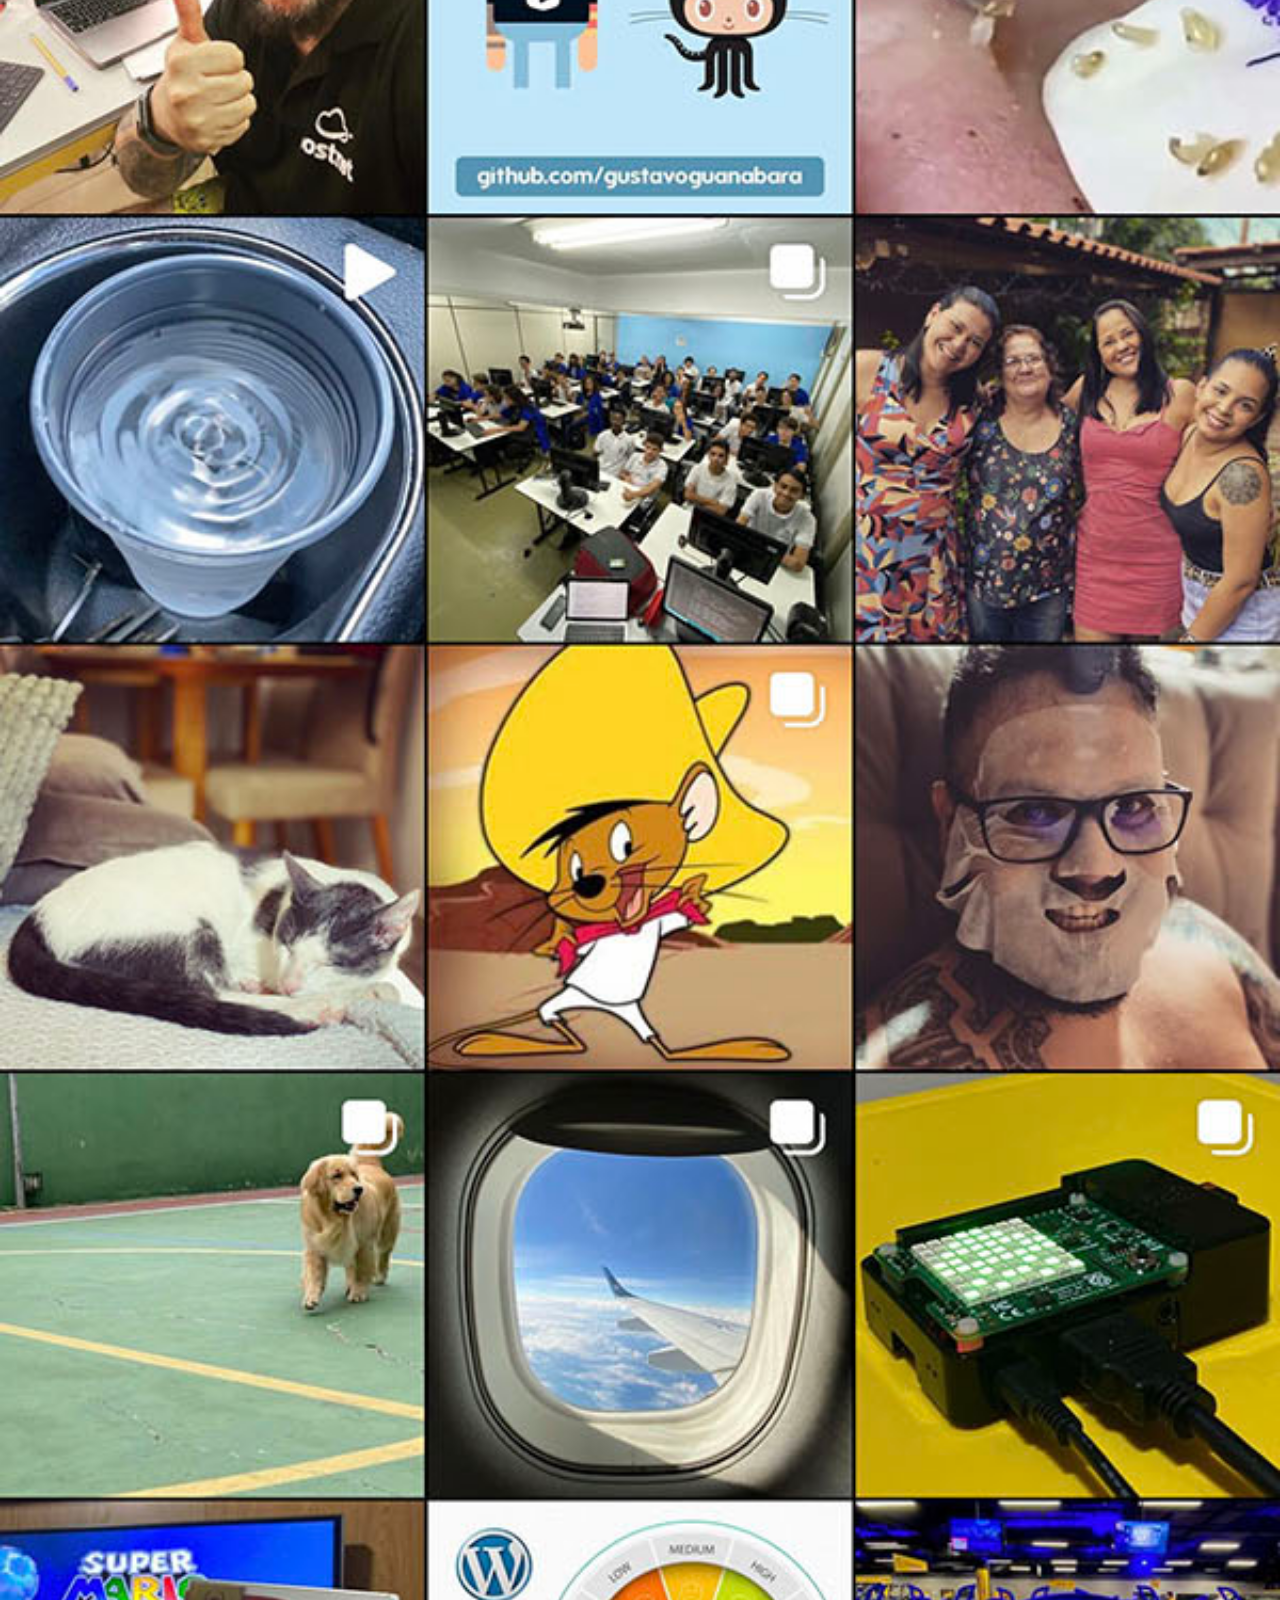
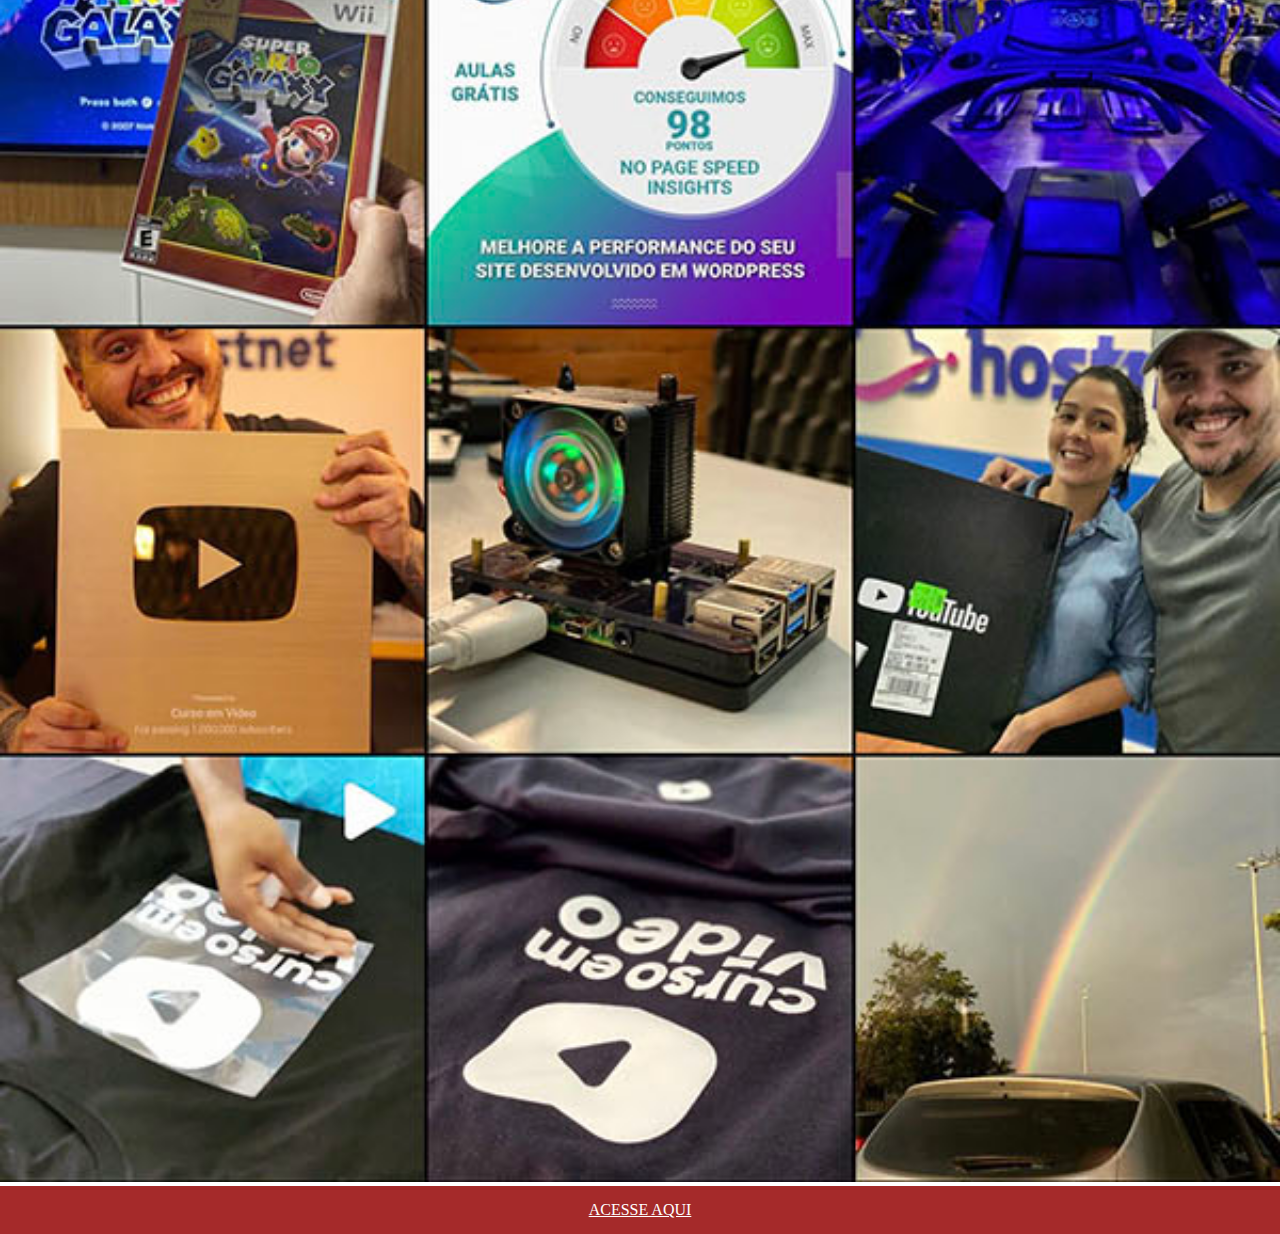
<file: instagram.html>
<!DOCTYPE html>
<html lang="en">
<head>
    <meta charset="UTF-8">
    <meta name="viewport" content="width=device-width, initial-scale=1.0">
    <title>Document</title>


</head>
 <style>
     * {
            margin: 0px;
            padding: 0px;
        }
        img{
            width: 100%;
        }
        a {
            color: white;
            background-color: brown;
            text-align: center;
            display: block;
            padding: 15px;
        }
 </style>

<body>
    <img src="imagens/tela-instagram.jpg" alt="tela-instagram" >
    <a href="https://www.instagram.com/gustavoguanabara/" target="_blank">ACESSE AQUI</a>
    
</body>
</html>
</file>
